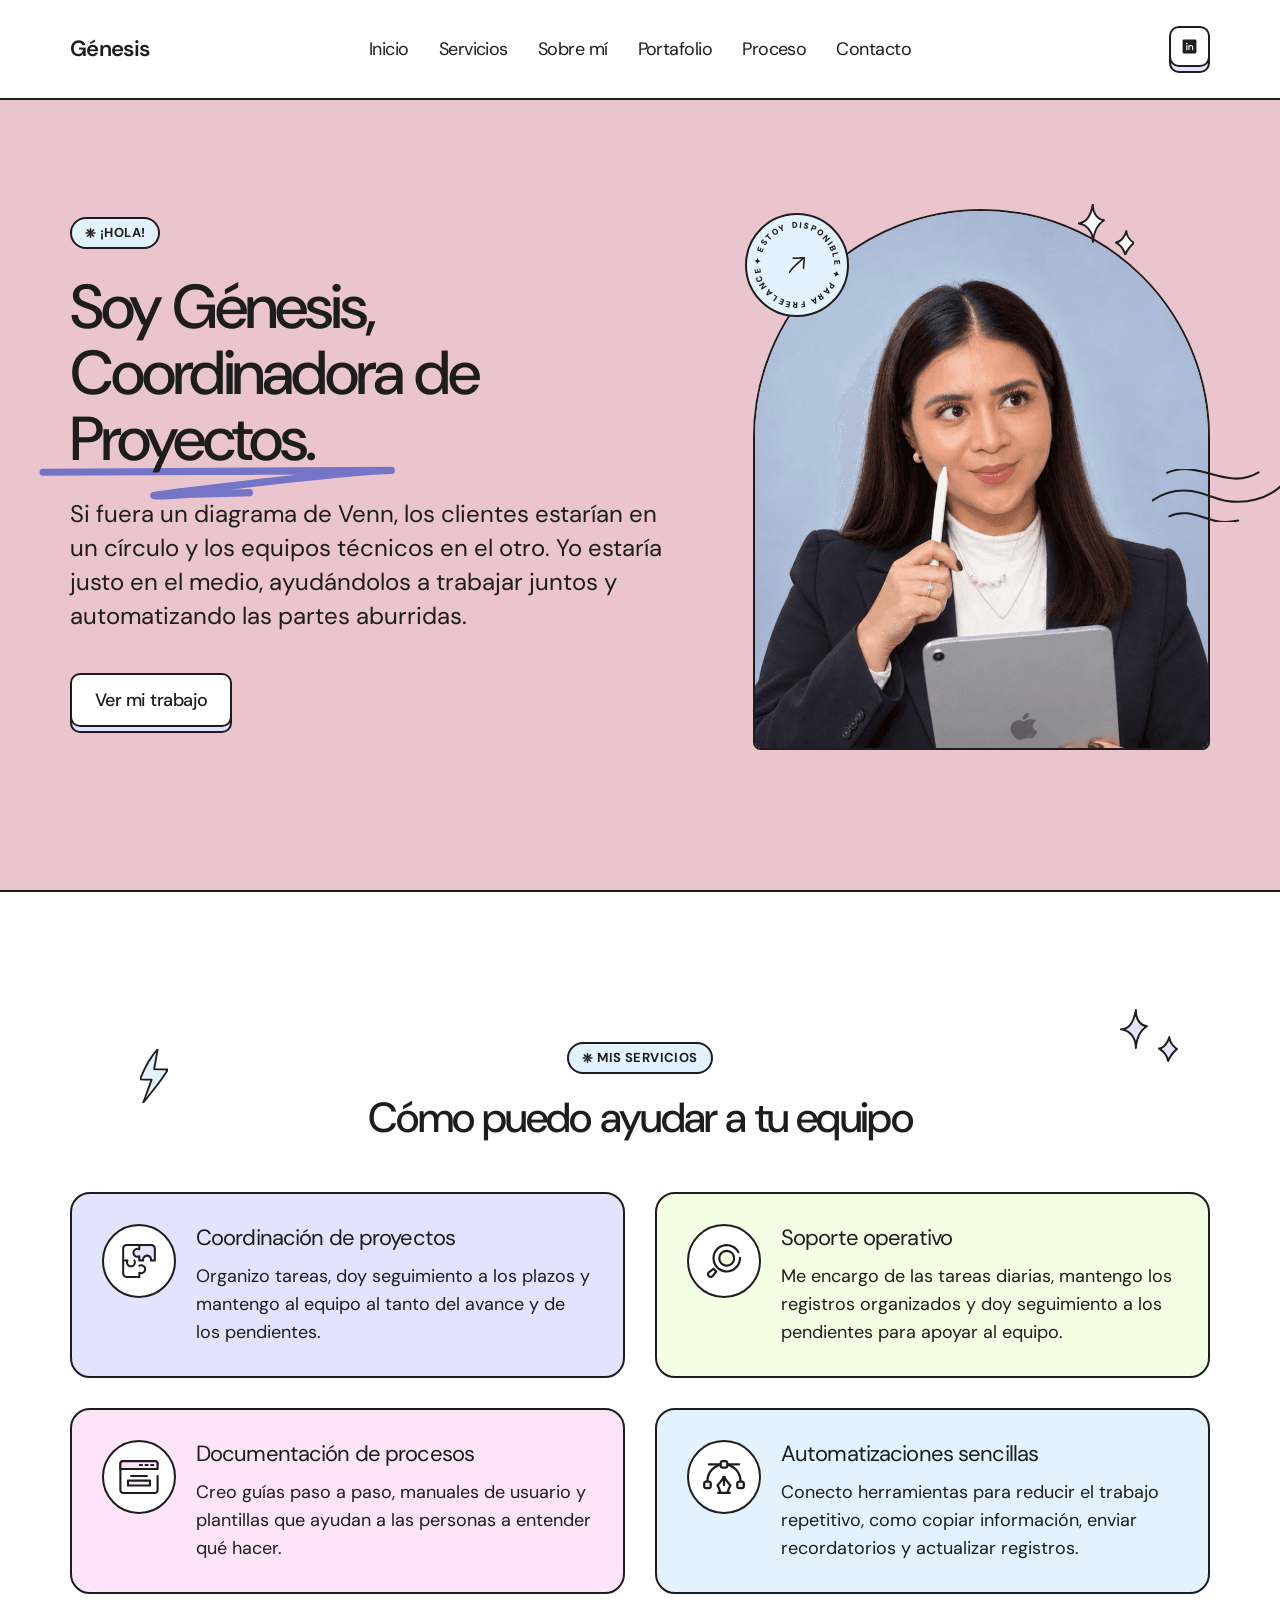
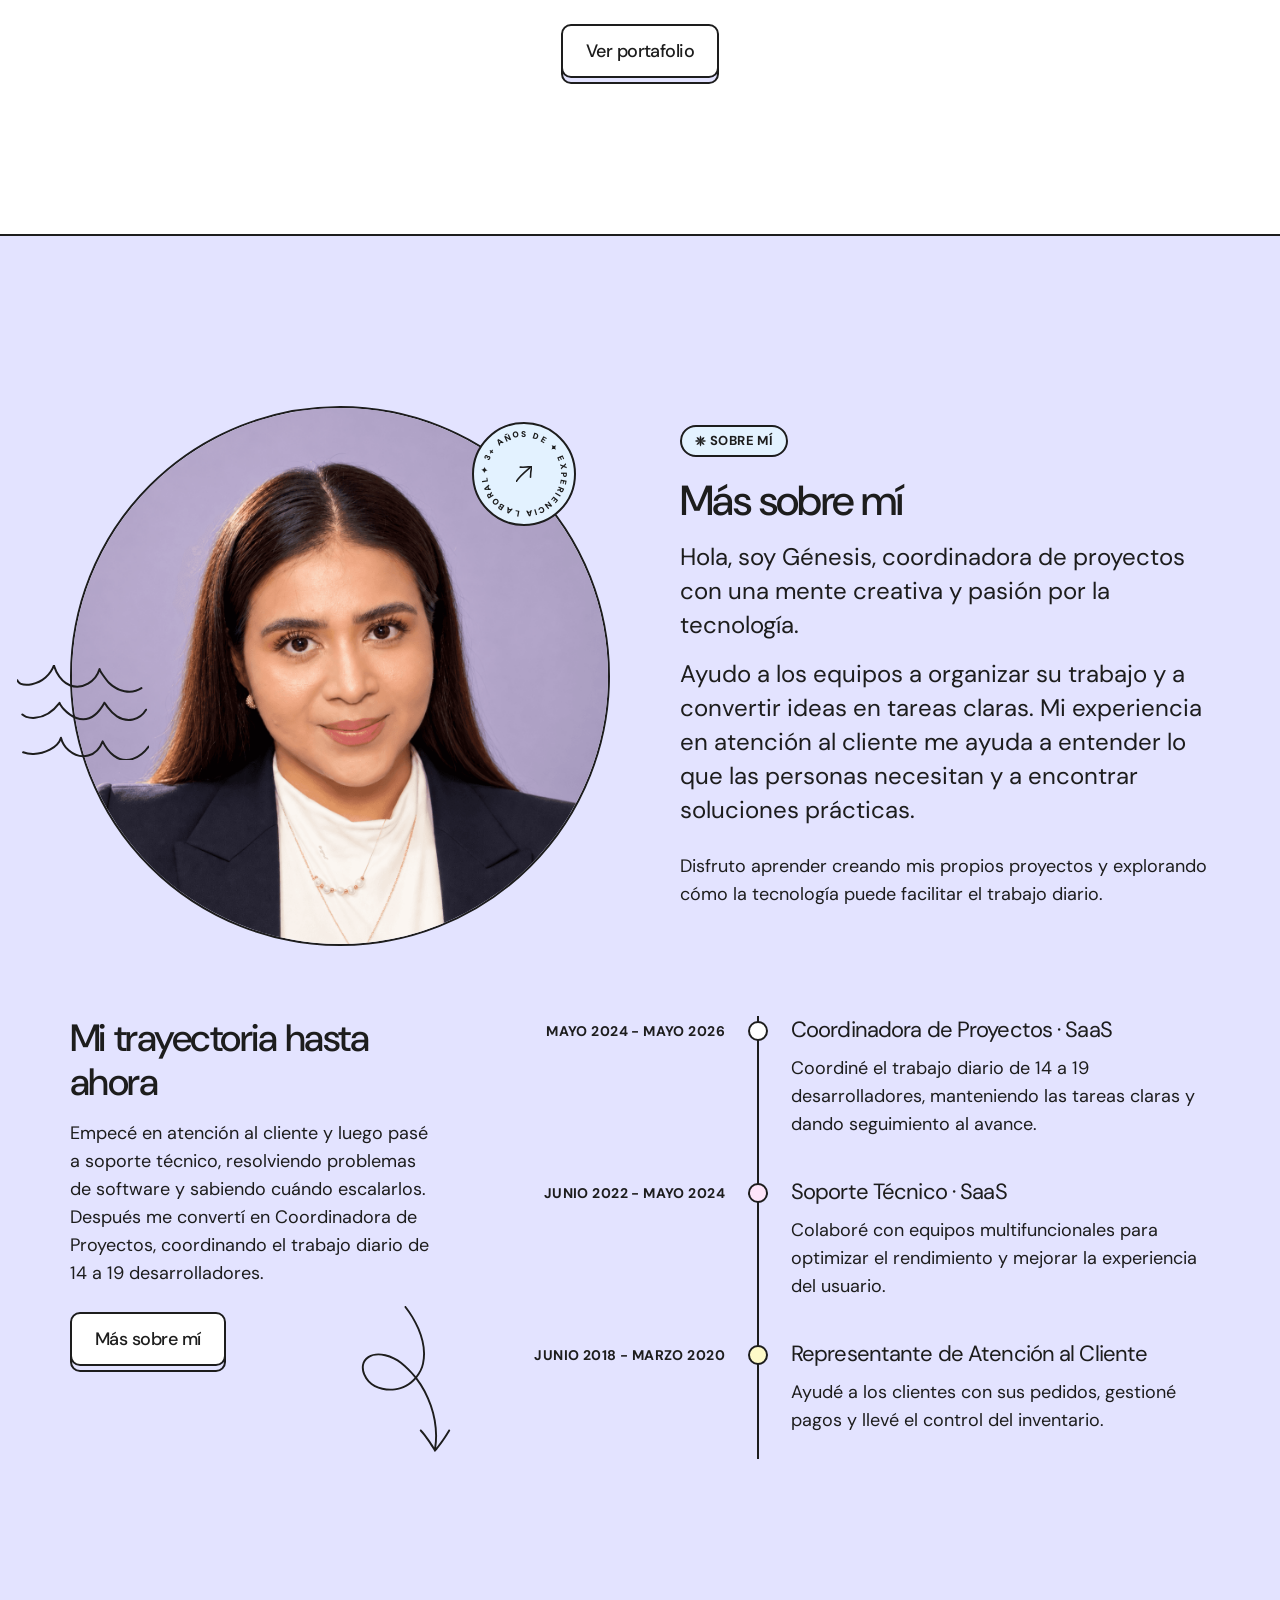
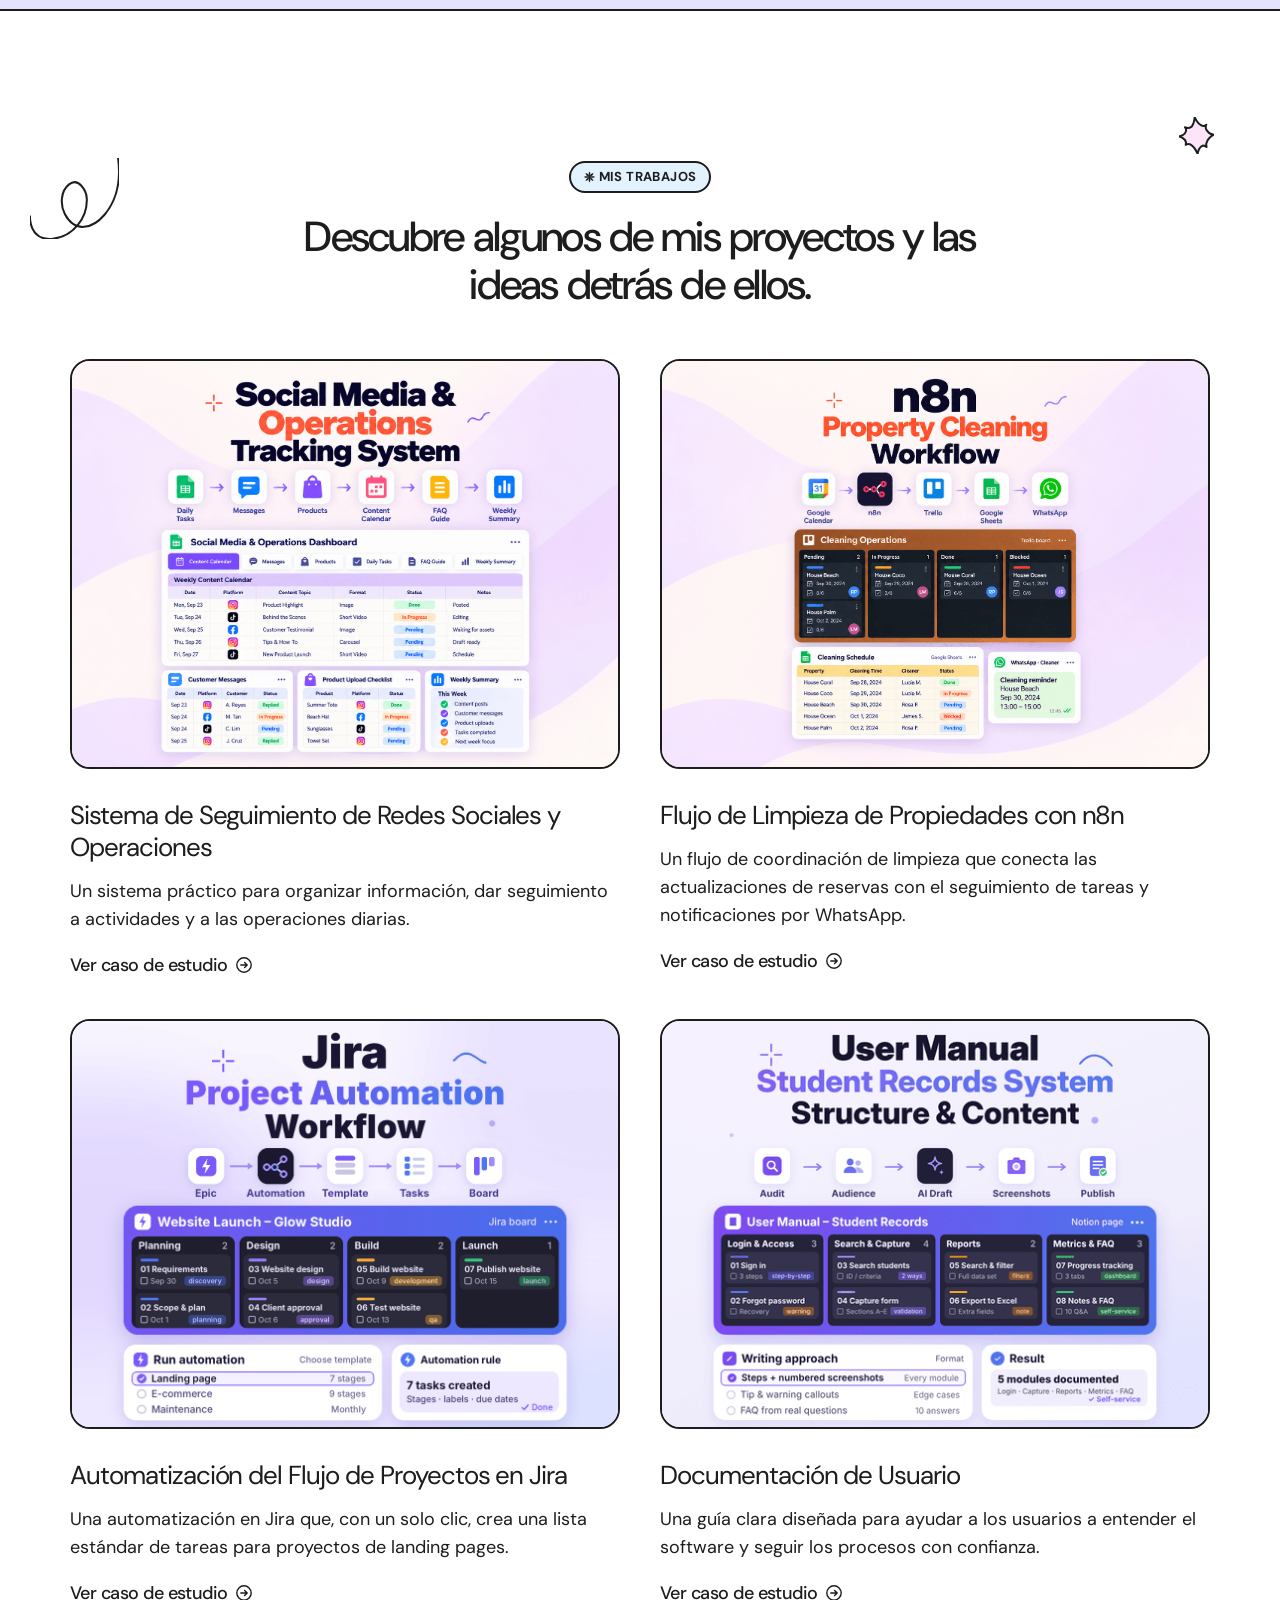
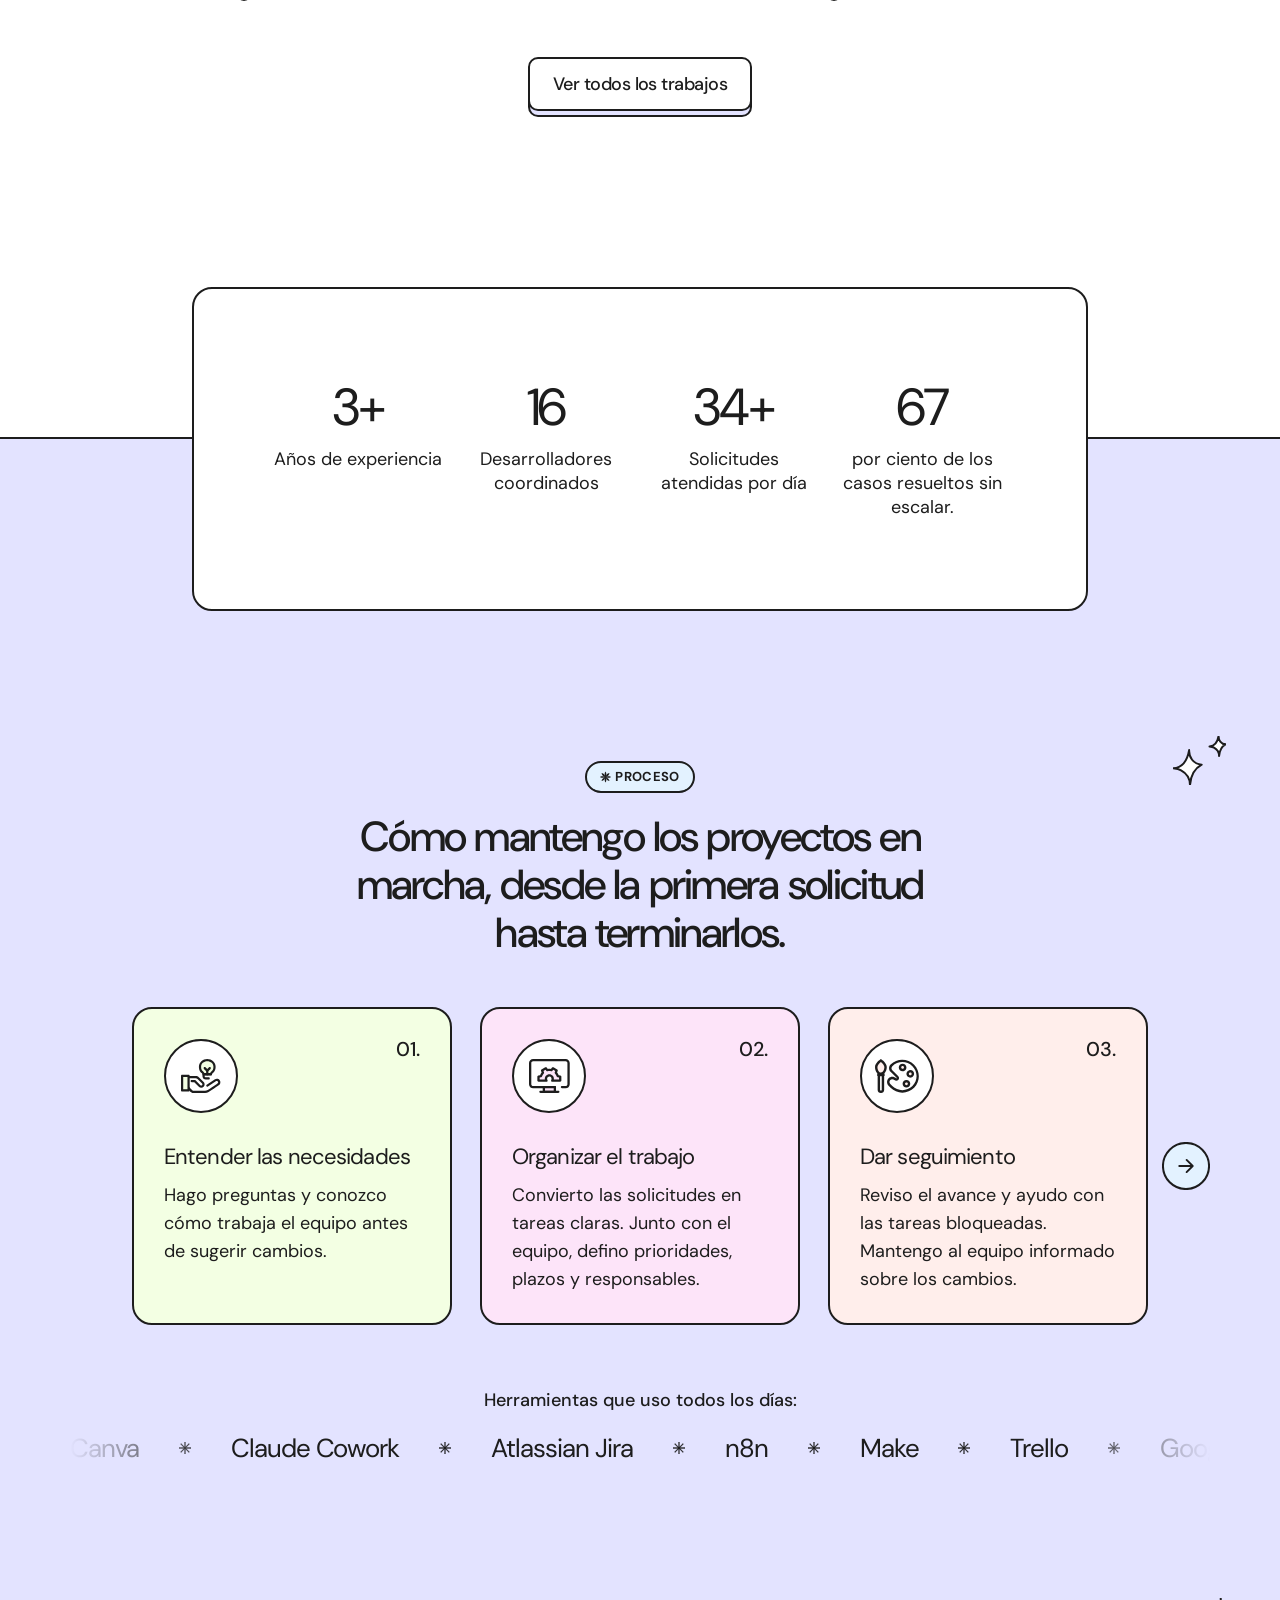
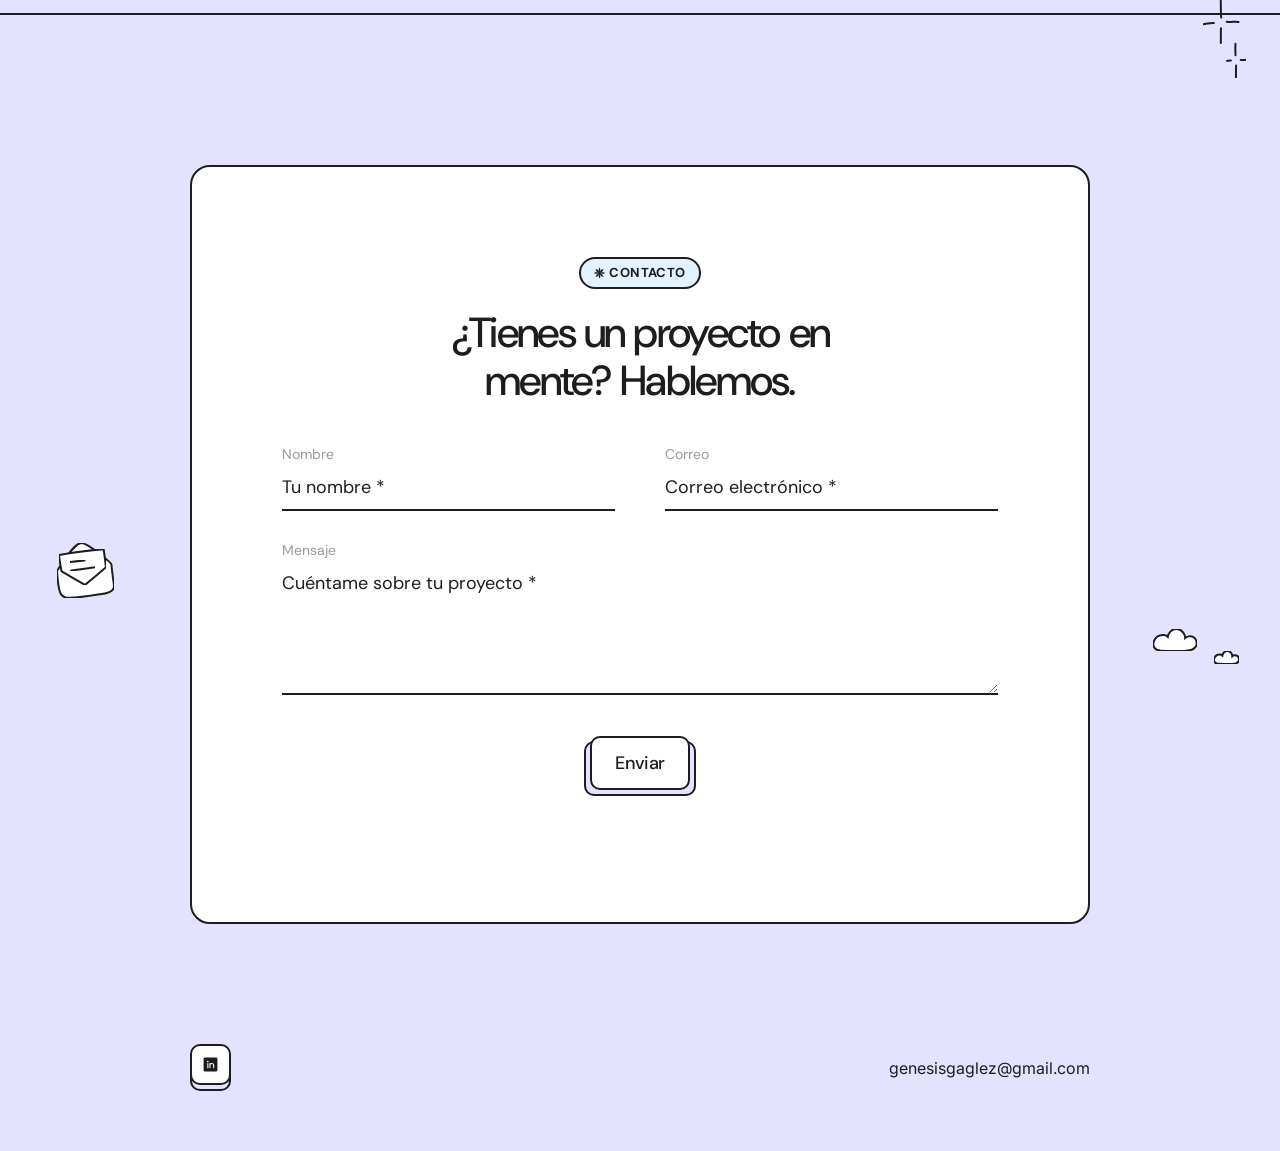
<file: index.html>
<!doctype html>
<html lang="es">
<head>
<meta charset="utf-8">
<meta name="viewport" content="width=device-width, initial-scale=1">
<!-- Google Analytics -->
<script async src="https://www.googletagmanager.com/gtag/js?id=G-CQFLE81H53"></script>
<script>
  window.dataLayer = window.dataLayer || [];
  function gtag(){dataLayer.push(arguments);}
  gtag('js', new Date());
  gtag('config', 'G-CQFLE81H53');
</script>
<title>Génesis García | Portafolio de Coordinadora de Proyectos</title>
<meta name="description" content="Coordinadora de proyectos que conecta a clientes y equipos técnicos, organiza el trabajo y automatiza las tareas repetitivas.">
<meta property="og:title" content="Génesis García | Portafolio de Coordinadora de Proyectos">
<meta property="og:description" content="Coordinadora de proyectos que conecta a clientes y equipos técnicos, organiza el trabajo y automatiza las tareas repetitivas.">
<meta property="og:image" content="assets/img/og-image.png">
<link rel="icon" type="image/png" href="assets/img/favicon.png">
<link rel="apple-touch-icon" href="assets/img/apple-touch-icon.png">
<link rel="preconnect" href="https://fonts.googleapis.com">
<link rel="preconnect" href="https://fonts.gstatic.com" crossorigin>
<link href="https://fonts.googleapis.com/css2?family=DM+Sans:opsz,wght@9..40,400;9..40,500;9..40,600;9..40,700;9..40,900&family=Fragment+Mono&family=Google+Sans:wght@400;700&family=Inter:wght@400&display=swap" rel="stylesheet">
<link rel="stylesheet" href="assets/css/styles.css">
</head>
<body>
<header class="header">
  <div class="container header__inner">
    <a class="logo" href="#home">Génesis</a>
    <nav class="nav" aria-label="Principal"><a href="#home">Inicio</a><a href="#services">Servicios</a><a href="#about">Sobre mí</a><a href="#portfolio">Portafolio</a><a href="#process">Proceso</a><a href="#contact">Contacto</a></nav>
    <a class="btn btn--icon header__social" href="https://www.linkedin.com/in/g%C3%A9nesis-garc%C3%ADa-5b43bb327" target="_blank" rel="noopener" aria-label="LinkedIn"><span class="btn__front"><svg viewBox="0 0 256 256" aria-hidden="true"><path fill="rgb(29,29,29)" d="M216,24H40A16,16,0,0,0,24,40V216a16,16,0,0,0,16,16H216a16,16,0,0,0,16-16V40A16,16,0,0,0,216,24ZM96,176a8,8,0,0,1-16,0V112a8,8,0,0,1,16,0ZM88,96a12,12,0,1,1,12-12A12,12,0,0,1,88,96Zm96,80a8,8,0,0,1-16,0V140a20,20,0,0,0-40,0v36a8,8,0,0,1-16,0V112a8,8,0,0,1,15.79-1.78A36,36,0,0,1,184,140Z"/></svg></span><span class="btn__back"></span></a>
    <button class="btn menu-toggle" aria-label="Abrir menú" aria-expanded="false"><span class="btn__front"><span class="burger"><span></span><span></span></span></span><span class="btn__back"></span></button>
  </div>
  <div class="mobile-menu">
    <a href="#home">Inicio</a><a href="#services">Servicios</a><a href="#about">Sobre mí</a><a href="#portfolio">Portafolio</a><a href="#process">Proceso</a><a href="#contact">Contacto</a>
    <a class="btn btn--icon" href="https://www.linkedin.com/in/g%C3%A9nesis-garc%C3%ADa-5b43bb327" target="_blank" rel="noopener" aria-label="LinkedIn"><span class="btn__front"><svg viewBox="0 0 256 256" aria-hidden="true"><path fill="rgb(29,29,29)" d="M216,24H40A16,16,0,0,0,24,40V216a16,16,0,0,0,16,16H216a16,16,0,0,0,16-16V40A16,16,0,0,0,216,24ZM96,176a8,8,0,0,1-16,0V112a8,8,0,0,1,16,0ZM88,96a12,12,0,1,1,12-12A12,12,0,0,1,88,96Zm96,80a8,8,0,0,1-16,0V140a20,20,0,0,0-40,0v36a8,8,0,0,1-16,0V112a8,8,0,0,1,15.79-1.78A36,36,0,0,1,184,140Z"/></svg></span><span class="btn__back"></span></a>
  </div>
</header>
<div class="menu-overlay"></div>
<main>

<!-- ===== Inicio ===== -->
<section class="hero" id="home">
  <div class="container">
    <img class="deco deco--twinkle deco-sparkle" src="assets/svg/destellos-hero.svg" alt="">
    <img class="deco deco--float deco-waves" src="assets/svg/ondas-hero.svg" alt="">
    <div class="hero__content">
      <div class="reveal"><span class="badge"><img src="assets/svg/asterisco.svg" alt="">¡Hola!</span></div>
      <h1 class="h1 hero__title reveal" data-delay="1">Soy Génesis,<br>Coordinadora de Proyectos.
        <svg class="underline" viewBox="0 0 284 23" preserveAspectRatio="none" aria-hidden="true"><path d="M 3 3 L 280.663 3 C 269.449 3 258.349 3.9 247.279 4.764 C 221.349 6.787 195.529 8.92 169.786 11.556 C 151.278 13.451 132.755 15.328 114.19 17.061 C 113.357 17.139 90.773 19.35 90.951 19.635 C 91.634 20.727 116.442 19.025 118.838 18.968 C 135.096 18.578 151.406 18.638 167.64 18.014" stroke="rgb(117,117,200)" stroke-width="5" stroke-linejoin="round" stroke-linecap="round" fill="none" pathLength="1"/></svg>
      </h1>
      <p class="lead hero__sub reveal" data-delay="2">Si fuera un diagrama de Venn, los clientes estarían en un círculo y los equipos técnicos en el otro. Yo estaría justo en el medio, ayudándolos a trabajar juntos y automatizando las partes aburridas.</p>
      <div class="hero__cta reveal" data-delay="3"><a class="btn" href="#portfolio"><span class="btn__front">Ver mi trabajo</span><span class="btn__back"></span></a></div>
    </div>
    <div class="hero__media reveal reveal--scale" data-delay="1">
      <div class="spin-badge" aria-hidden="true">
  <svg class="ring" viewBox="0 0 100 100"><defs><path id="c-22290" d="M50,50 m-44,0 a44,44 0 1,1 88,0 a44,44 0 1,1 -88,0"/></defs>
    <text font-family="DM Sans, sans-serif" font-size="10" font-weight="900" fill="rgb(29,29,29)"><textPath href="#c-22290" textLength="272" lengthAdjust="spacing">✦ ESTOY DISPONIBLE ✦ PARA FREELANCE</textPath></text></svg>
  <img class="arrow" src="assets/svg/flecha-badge.svg" alt="">
</div>
      <div class="hero__img"><img src="assets/img/genesis-hero.png" alt="Génesis sosteniendo una tableta y un lápiz digital"></div>
    </div>
  </div>
</section>

<!-- ===== Servicios ===== -->
<section class="section services" id="services">
  <div class="container">
    <img class="deco deco--float deco-bolt" src="assets/svg/rayo.svg" alt="">
    <div class="deco deco--twinkle deco-stars">
      <img src="assets/svg/estrella-relleno.svg" style="left:1px;top:2px;width:26px;height:38px" alt="">
      <img src="assets/svg/estrella-contorno.svg" style="left:0;top:0;width:28px;height:40px" alt="">
      <img src="assets/svg/estrella-relleno-sm.svg" style="left:39px;top:29px;width:18px;height:24px" alt="">
      <img src="assets/svg/estrella-contorno-sm.svg" style="left:38px;top:27px;width:20px;height:26px" alt="">
    </div>
    <div class="section-head reveal"><span class="badge"><img src="assets/svg/asterisco.svg" alt="">Mis servicios</span><h2 class="h2">Cómo puedo ayudar a tu equipo</h2></div>
    <div class="services__grid"><div class="card service reveal" data-delay="1" style="background:var(--purple)"><div class="icon-circle"><img src="assets/svg/icono-coordinacion.svg" alt=""></div><div><h3 class="h-card">Coordinación de proyectos</h3><p class="body">Organizo tareas, doy seguimiento a los plazos y mantengo al equipo al tanto del avance y de los pendientes.</p></div></div><div class="card service reveal" data-delay="2" style="background:var(--green)"><div class="icon-circle"><img src="assets/svg/icono-operaciones.svg" alt=""></div><div><h3 class="h-card">Soporte operativo</h3><p class="body">Me encargo de las tareas diarias, mantengo los registros organizados y doy seguimiento a los pendientes para apoyar al equipo.</p></div></div><div class="card service reveal" data-delay="1" style="background:var(--pink)"><div class="icon-circle"><img src="assets/svg/icono-documentacion.svg" alt=""></div><div><h3 class="h-card">Documentación de procesos</h3><p class="body">Creo guías paso a paso, manuales de usuario y plantillas que ayudan a las personas a entender qué hacer.</p></div></div><div class="card service reveal" data-delay="2" style="background:var(--blue)"><div class="icon-circle"><img src="assets/svg/icono-automatizacion.svg" alt=""></div><div><h3 class="h-card">Automatizaciones sencillas</h3><p class="body">Conecto herramientas para reducir el trabajo repetitivo, como copiar información, enviar recordatorios y actualizar registros.</p></div></div></div>
    <div class="services__cta reveal"><a class="btn" href="proyectos.html"><span class="btn__front">Ver portafolio</span><span class="btn__back"></span></a></div>
  </div>
</section>

<!-- ===== Sobre mí ===== -->
<section class="section about" id="about">
  <div class="container">
    <img class="deco deco--float" src="assets/svg/trazo-sobre-mi.svg" style="left:281px;top:920px;width:110px;height:146px" alt="">
    <div class="about__main">
      <div class="about__media reveal reveal--left">
        <img class="deco deco--float deco-waves2" src="assets/svg/ondas-sobre-mi.svg" alt="">
        <div class="spin-badge" aria-hidden="true">
  <svg class="ring" viewBox="0 0 100 100"><defs><path id="c-22225" d="M50,50 m-44,0 a44,44 0 1,1 88,0 a44,44 0 1,1 -88,0"/></defs>
    <text font-family="DM Sans, sans-serif" font-size="10" font-weight="900" fill="rgb(29,29,29)"><textPath href="#c-22225" textLength="272" lengthAdjust="spacing">✦ 3+ AÑOS DE ✦ EXPERIENCIA LABORAL</textPath></text></svg>
  <img class="arrow" src="assets/svg/flecha-badge.svg" alt="">
</div>
        <div class="about__img"><img src="assets/img/genesis-sobre-mi.png" alt="Retrato de Génesis" loading="lazy"></div>
      </div>
      <div class="about__content reveal reveal--right">
        <span class="badge"><img src="assets/svg/asterisco.svg" alt="">Sobre mí</span>
        <h2 class="h2">Más sobre mí</h2>
        <p class="lead">Hola, soy Génesis, coordinadora de proyectos con una mente creativa y pasión por la tecnología.</p>
        <p class="lead">Ayudo a los equipos a organizar su trabajo y a convertir ideas en tareas claras. Mi experiencia en atención al cliente me ayuda a entender lo que las personas necesitan y a encontrar soluciones prácticas.</p>
        <p class="body" style="margin-top:10px">Disfruto aprender creando mis propios proyectos y explorando cómo la tecnología puede facilitar el trabajo diario.</p>
      </div>
    </div>
    <div class="journey">
      <div class="journey__intro reveal">
        <h3 class="h3">Mi trayectoria hasta ahora</h3>
        <p class="body">Empecé en atención al cliente y luego pasé a soporte técnico, resolviendo problemas de software y sabiendo cuándo escalarlos. Después me convertí en Coordinadora de Proyectos, coordinando el trabajo diario de 14 a 19 desarrolladores.</p>
        <a class="btn" href="sobre-mi.html"><span class="btn__front">Más sobre mí</span><span class="btn__back"></span></a>
      </div>
      <div class="timeline"><div class="tl-item reveal" data-delay="1"><h4 class="tl-date">MAYO 2024 - MAYO 2026</h4><div class="tl-axis"><span class="tl-dot" style="background:var(--white)"></span></div><div class="tl-body"><h3 class="h-card">Coordinadora de Proyectos · SaaS</h3><p class="body">Coordiné el trabajo diario de 14 a 19 desarrolladores, manteniendo las tareas claras y dando seguimiento al avance.</p></div></div><div class="tl-item reveal" data-delay="2"><h4 class="tl-date">JUNIO 2022 - MAYO 2024</h4><div class="tl-axis"><span class="tl-dot" style="background:var(--pink)"></span></div><div class="tl-body"><h3 class="h-card">Soporte Técnico · SaaS</h3><p class="body">Colaboré con equipos multifuncionales para optimizar el rendimiento y mejorar la experiencia del usuario.</p></div></div><div class="tl-item reveal" data-delay="3"><h4 class="tl-date">JUNIO 2018 - MARZO 2020</h4><div class="tl-axis"><span class="tl-dot" style="background:var(--yellow-2)"></span></div><div class="tl-body"><h3 class="h-card">Representante de Atención al Cliente</h3><p class="body">Ayudé a los clientes con sus pedidos, gestioné pagos y llevé el control del inventario.</p></div></div></div>
    </div>
  </div>
</section>

<!-- ===== Portafolio ===== -->
<section class="section portfolio" id="portfolio">
  <div class="container">
    <img class="deco deco--float deco-loop" src="assets/svg/bucle.svg" alt="">
    <img class="deco deco--twinkle deco-star" src="assets/svg/estrella-portafolio.svg" alt="">
    <div class="section-head reveal"><span class="badge"><img src="assets/svg/asterisco.svg" alt="">Mis trabajos</span><h2 class="h2">Descubre algunos de mis proyectos y las ideas detrás de ellos.</h2></div>
    <div class="projects"><a class="project reveal" data-delay="1" href="proyectos/sistema-seguimiento-redes-sociales-operaciones.html">
  <div class="project__img"><img src="assets/img/proyecto-redes-sociales.png" alt="Sistema de Seguimiento de Redes Sociales y Operaciones" loading="lazy"></div>
  <div>
    <h3 class="project__title">Sistema de Seguimiento de Redes Sociales y Operaciones</h3>
    <p class="body">Un sistema práctico para organizar información, dar seguimiento a actividades y a las operaciones diarias.</p>
    <span class="project__more">Ver caso de estudio <svg viewBox="0 0 16 16" fill="none" aria-hidden="true"><circle cx="8" cy="8" r="7.2" stroke="rgb(29,29,29)" stroke-width="1.4"/><path d="M4.8 8h6.2M8.6 5.4 11.2 8l-2.6 2.6" stroke="rgb(29,29,29)" stroke-width="1.4" stroke-linecap="round" stroke-linejoin="round"/></svg></span>
  </div>
</a><a class="project reveal" data-delay="2" href="proyectos/flujo-limpieza-propiedades-n8n.html">
  <div class="project__img"><img src="assets/img/proyecto-n8n.png" alt="Flujo de Limpieza de Propiedades con n8n" loading="lazy"></div>
  <div>
    <h3 class="project__title">Flujo de Limpieza de Propiedades con n8n</h3>
    <p class="body">Un flujo de coordinación de limpieza que conecta las actualizaciones de reservas con el seguimiento de tareas y notificaciones por WhatsApp.</p>
    <span class="project__more">Ver caso de estudio <svg viewBox="0 0 16 16" fill="none" aria-hidden="true"><circle cx="8" cy="8" r="7.2" stroke="rgb(29,29,29)" stroke-width="1.4"/><path d="M4.8 8h6.2M8.6 5.4 11.2 8l-2.6 2.6" stroke="rgb(29,29,29)" stroke-width="1.4" stroke-linecap="round" stroke-linejoin="round"/></svg></span>
  </div>
</a><a class="project reveal" data-delay="1" href="proyectos/automatizacion-flujo-proyectos-jira.html">
  <div class="project__img"><img src="assets/img/proyecto-jira.png" alt="Automatización del Flujo de Proyectos en Jira" loading="lazy"></div>
  <div>
    <h3 class="project__title">Automatización del Flujo de Proyectos en Jira</h3>
    <p class="body">Una automatización en Jira que, con un solo clic, crea una lista estándar de tareas para proyectos de landing pages.</p>
    <span class="project__more">Ver caso de estudio <svg viewBox="0 0 16 16" fill="none" aria-hidden="true"><circle cx="8" cy="8" r="7.2" stroke="rgb(29,29,29)" stroke-width="1.4"/><path d="M4.8 8h6.2M8.6 5.4 11.2 8l-2.6 2.6" stroke="rgb(29,29,29)" stroke-width="1.4" stroke-linecap="round" stroke-linejoin="round"/></svg></span>
  </div>
</a><a class="project reveal" data-delay="2" href="proyectos/documentacion-de-usuario.html">
  <div class="project__img"><img src="assets/img/proyecto-documentacion.png" alt="Documentación de Usuario" loading="lazy"></div>
  <div>
    <h3 class="project__title">Documentación de Usuario</h3>
    <p class="body">Una guía clara diseñada para ayudar a los usuarios a entender el software y seguir los procesos con confianza.</p>
    <span class="project__more">Ver caso de estudio <svg viewBox="0 0 16 16" fill="none" aria-hidden="true"><circle cx="8" cy="8" r="7.2" stroke="rgb(29,29,29)" stroke-width="1.4"/><path d="M4.8 8h6.2M8.6 5.4 11.2 8l-2.6 2.6" stroke="rgb(29,29,29)" stroke-width="1.4" stroke-linecap="round" stroke-linejoin="round"/></svg></span>
  </div>
</a></div>
    <div class="portfolio__cta reveal"><a class="btn" href="proyectos.html"><span class="btn__front">Ver todos los trabajos</span><span class="btn__back"></span></a></div>
  </div>
</section>

<!-- ===== Estadísticas ===== -->
<section class="stats" aria-label="Estadísticas">
  <div class="stats__card reveal"><div class="stat"><div class="stat__num"><span data-count="3">0</span>+</div><p>Años de experiencia</p></div><div class="stat"><div class="stat__num"><span data-count="19">0</span></div><p>Desarrolladores coordinados</p></div><div class="stat"><div class="stat__num"><span data-count="40">0</span>+</div><p>Solicitudes atendidas por día</p></div><div class="stat"><div class="stat__num"><span data-count="80">0</span></div><p>por ciento de los casos resueltos sin escalar.</p></div></div>
</section>

<!-- ===== Proceso ===== -->
<section class="section process" id="process">
  <div class="container">
    <img class="deco deco--twinkle deco-star" src="assets/svg/destellos-proceso.svg" alt="">
    <div class="section-head reveal"><span class="badge"><img src="assets/svg/asterisco.svg" alt="">Proceso</span><h2 class="h2">Cómo mantengo los proyectos en marcha, desde la primera solicitud hasta terminarlos.</h2></div>
    <div class="slider reveal" data-delay="1">
      <button class="slider__btn slider__btn--prev" aria-label="Anterior"><img src="assets/img/flecha-izq.svg" alt=""></button>
      <div class="slider__viewport"><div class="slider__track"><div class="card step" style="background:var(--green)"><div class="step__top"><div class="icon-circle"><img src="assets/svg/icono-paso-1.svg" alt=""></div><span class="step__num">01.</span></div><h3 class="h-card">Entender las necesidades</h3><p class="body">Hago preguntas y conozco cómo trabaja el equipo antes de sugerir cambios.</p></div><div class="card step" style="background:var(--pink)"><div class="step__top"><div class="icon-circle"><img src="assets/svg/icono-paso-2.svg" alt=""></div><span class="step__num">02.</span></div><h3 class="h-card">Organizar el trabajo</h3><p class="body">Convierto las solicitudes en tareas claras. Junto con el equipo, defino prioridades, plazos y responsables.</p></div><div class="card step" style="background:var(--peach)"><div class="step__top"><div class="icon-circle"><img src="assets/svg/icono-paso-3.svg" alt=""></div><span class="step__num">03.</span></div><h3 class="h-card">Dar seguimiento</h3><p class="body">Reviso el avance y ayudo con las tareas bloqueadas. Mantengo al equipo informado sobre los cambios.</p></div><div class="card step" style="background:var(--yellow)"><div class="step__top"><div class="icon-circle"><img src="assets/svg/icono-paso-4.svg" alt=""></div><span class="step__num">04.</span></div><h3 class="h-card">Mejorar el proceso</h3><p class="body">Busco formas de facilitar el trabajo diario, desde plantillas útiles hasta automatizaciones sencillas.</p></div></div></div>
      <button class="slider__btn slider__btn--next" aria-label="Siguiente"><img src="assets/img/flecha-der.svg" alt=""></button>
    </div>
    <div class="tools reveal">
      <p>Herramientas que uso todos los días:</p>
      <div class="marquee"><div class="marquee__track"><div class="marquee__group"><span>Canva</span><img src="assets/svg/separador.svg" alt=""><span>Claude Cowork</span><img src="assets/svg/separador.svg" alt=""><span>Atlassian Jira</span><img src="assets/svg/separador.svg" alt=""><span>n8n</span><img src="assets/svg/separador.svg" alt=""><span>Make</span><img src="assets/svg/separador.svg" alt=""><span>Trello</span><img src="assets/svg/separador.svg" alt=""><span>Google Workspace</span><img src="assets/svg/separador.svg" alt=""><span>Chat GPT</span><img src="assets/svg/separador.svg" alt=""><span>Notion</span><img src="assets/svg/separador.svg" alt=""></div><div class="marquee__group" aria-hidden="true"><span>Canva</span><img src="assets/svg/separador.svg" alt=""><span>Claude Cowork</span><img src="assets/svg/separador.svg" alt=""><span>Atlassian Jira</span><img src="assets/svg/separador.svg" alt=""><span>n8n</span><img src="assets/svg/separador.svg" alt=""><span>Make</span><img src="assets/svg/separador.svg" alt=""><span>Trello</span><img src="assets/svg/separador.svg" alt=""><span>Google Workspace</span><img src="assets/svg/separador.svg" alt=""><span>Chat GPT</span><img src="assets/svg/separador.svg" alt=""><span>Notion</span><img src="assets/svg/separador.svg" alt=""></div></div></div>
    </div>
  </div>
</section>

<!-- ===== Contacto ===== -->
<section class="section contact" id="contact">
  <div class="container">
    <img class="deco deco--float deco-cross" src="assets/svg/cruz.svg" alt="">
    <div class="deco deco--float deco-mail">
      <img src="assets/svg/sobre-1.svg" style="left:0;top:0;width:57px;height:55px" alt="">
      <img src="assets/svg/sobre-2.svg" style="left:2px;top:6px;width:47px;height:36px" alt="">
      <img src="assets/svg/sobre-3.svg" style="left:13px;top:17px;width:25px;height:11px" alt="">
    </div>
    <div class="deco deco--float deco-clouds">
      <img src="assets/svg/nube-1.svg" style="left:0;top:0;width:44px;height:22px" alt="">
      <img src="assets/svg/nube-2.svg" style="left:0;top:0;width:44px;height:22px" alt="">
      <img src="assets/svg/nube-3.svg" style="left:61px;top:22px;width:25px;height:13px" alt="">
      <img src="assets/svg/nube-4.svg" style="left:61px;top:22px;width:25px;height:13px" alt="">
    </div>
    <div class="contact__card reveal">
      <div class="section-head"><span class="badge"><img src="assets/svg/asterisco.svg" alt="">Contacto</span><h2 class="h2">¿Tienes un proyecto en mente? Hablemos.</h2></div>
      <form class="form" novalidate>
        <div class="field"><label for="f-nombre">Nombre</label><input id="f-nombre" name="nombre" type="text" placeholder="Tu nombre *" required></div>
        <div class="field"><label for="f-correo">Correo</label><input id="f-correo" name="correo" type="email" placeholder="Correo electrónico *" required></div>
        <div class="field field--full"><label for="f-mensaje">Mensaje</label><textarea id="f-mensaje" name="mensaje" placeholder="Cuéntame sobre tu proyecto *" required></textarea></div>
        <input type="text" name="_honey" tabindex="-1" autocomplete="off" aria-hidden="true" style="position:absolute;left:-9999px;width:1px;height:1px;opacity:0">
        <div class="form__actions">
          <button class="btn" type="submit"><span class="btn__front">Enviar</span><span class="btn__back"></span></button>
          <p class="form__note" role="status"></p>
        </div>
      </form>
    </div>
  </div>
</section>

</main>
<footer class="footer">
  <div class="footer__inner">
    <a class="btn btn--icon" href="https://www.linkedin.com/in/g%C3%A9nesis-garc%C3%ADa-5b43bb327" target="_blank" rel="noopener" aria-label="LinkedIn"><span class="btn__front"><svg viewBox="0 0 256 256" aria-hidden="true"><path fill="rgb(29,29,29)" d="M216,24H40A16,16,0,0,0,24,40V216a16,16,0,0,0,16,16H216a16,16,0,0,0,16-16V40A16,16,0,0,0,216,24ZM96,176a8,8,0,0,1-16,0V112a8,8,0,0,1,16,0ZM88,96a12,12,0,1,1,12-12A12,12,0,0,1,88,96Zm96,80a8,8,0,0,1-16,0V140a20,20,0,0,0-40,0v36a8,8,0,0,1-16,0V112a8,8,0,0,1,15.79-1.78A36,36,0,0,1,184,140Z"/></svg></span><span class="btn__back"></span></a>
    <a class="footer__mail" href="#contact" data-u="zelgagsiseneg" data-d="moc.liamg">Escríbeme</a>
  </div>
</footer>
<script src="assets/js/main.js"></script>
</body>
</html>
</file>
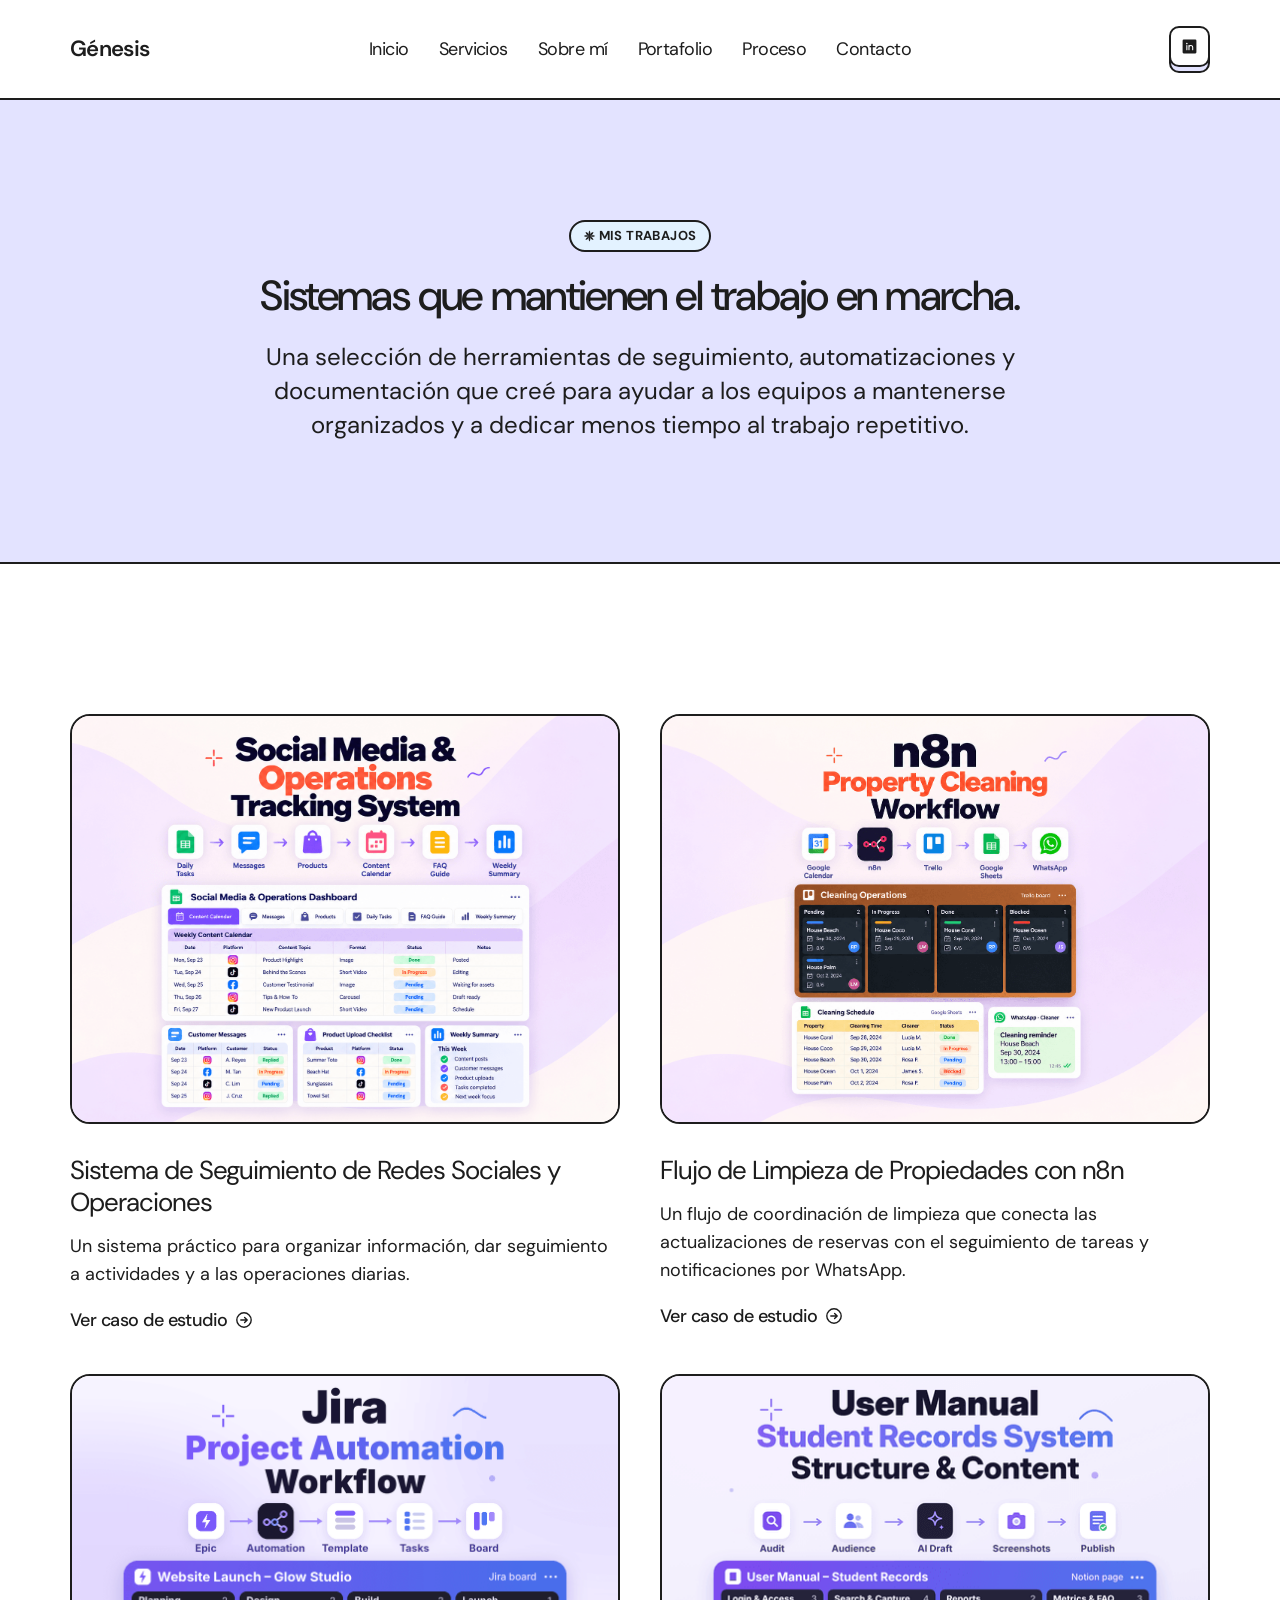
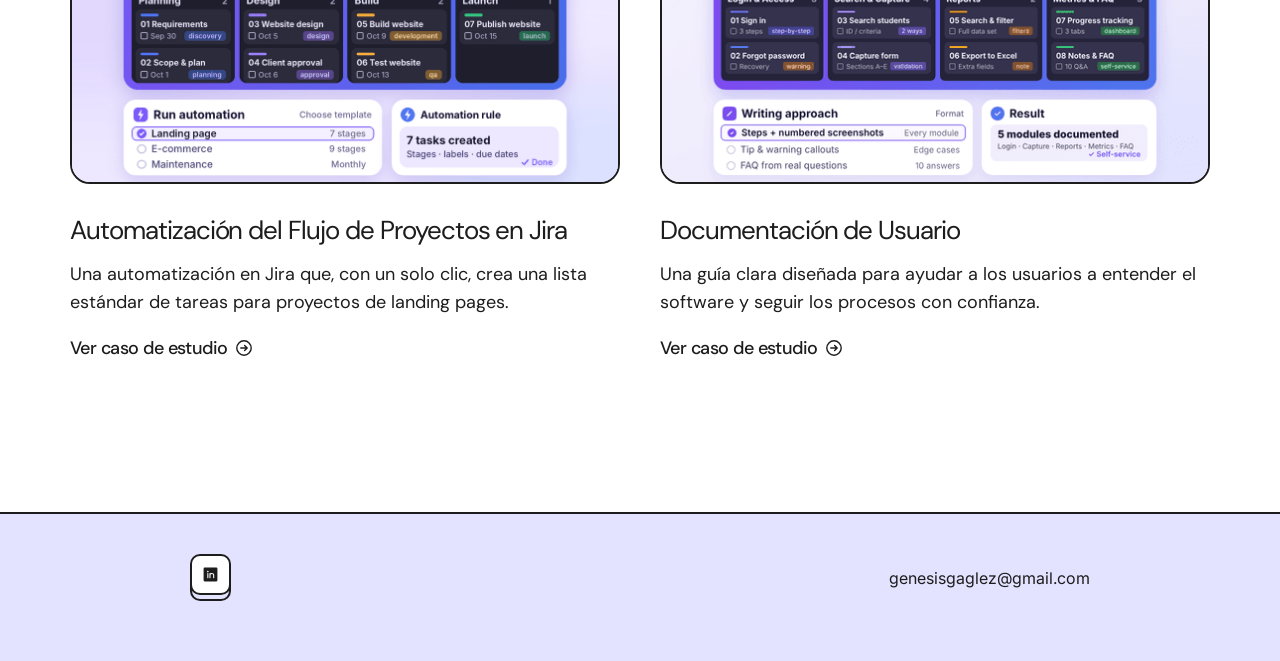
<file: proyectos.html>
<!doctype html>
<html lang="es">
<head>
<meta charset="utf-8">
<meta name="viewport" content="width=device-width, initial-scale=1">
<!-- Google Analytics -->
<script async src="https://www.googletagmanager.com/gtag/js?id=G-CQFLE81H53"></script>
<script>
  window.dataLayer = window.dataLayer || [];
  function gtag(){dataLayer.push(arguments);}
  gtag('js', new Date());
  gtag('config', 'G-CQFLE81H53');
</script>
<title>Trabajos | Génesis García</title>
<meta name="description" content="Una selección de herramientas de seguimiento, automatizaciones y documentación.">
<meta property="og:title" content="Trabajos | Génesis García">
<meta property="og:description" content="Una selección de herramientas de seguimiento, automatizaciones y documentación.">
<meta property="og:image" content="assets/img/og-image.png">
<link rel="icon" type="image/png" href="assets/img/favicon.png">
<link rel="apple-touch-icon" href="assets/img/apple-touch-icon.png">
<link rel="preconnect" href="https://fonts.googleapis.com">
<link rel="preconnect" href="https://fonts.gstatic.com" crossorigin>
<link href="https://fonts.googleapis.com/css2?family=DM+Sans:opsz,wght@9..40,400;9..40,500;9..40,600;9..40,700;9..40,900&family=Fragment+Mono&family=Google+Sans:wght@400;700&family=Inter:wght@400&display=swap" rel="stylesheet">
<link rel="stylesheet" href="assets/css/styles.css">
</head>
<body class="page">
<header class="header">
  <div class="container header__inner">
    <a class="logo" href="index.html#home">Génesis</a>
    <nav class="nav" aria-label="Principal"><a href="index.html#home">Inicio</a><a href="index.html#services">Servicios</a><a href="index.html#about">Sobre mí</a><a href="index.html#portfolio">Portafolio</a><a href="index.html#process">Proceso</a><a href="index.html#contact">Contacto</a></nav>
    <a class="btn btn--icon header__social" href="https://www.linkedin.com/in/g%C3%A9nesis-garc%C3%ADa-5b43bb327" target="_blank" rel="noopener" aria-label="LinkedIn"><span class="btn__front"><svg viewBox="0 0 256 256" aria-hidden="true"><path fill="rgb(29,29,29)" d="M216,24H40A16,16,0,0,0,24,40V216a16,16,0,0,0,16,16H216a16,16,0,0,0,16-16V40A16,16,0,0,0,216,24ZM96,176a8,8,0,0,1-16,0V112a8,8,0,0,1,16,0ZM88,96a12,12,0,1,1,12-12A12,12,0,0,1,88,96Zm96,80a8,8,0,0,1-16,0V140a20,20,0,0,0-40,0v36a8,8,0,0,1-16,0V112a8,8,0,0,1,15.79-1.78A36,36,0,0,1,184,140Z"/></svg></span><span class="btn__back"></span></a>
    <button class="btn menu-toggle" aria-label="Abrir menú" aria-expanded="false"><span class="btn__front"><span class="burger"><span></span><span></span></span></span><span class="btn__back"></span></button>
  </div>
  <div class="mobile-menu">
    <a href="index.html#home">Inicio</a><a href="index.html#services">Servicios</a><a href="index.html#about">Sobre mí</a><a href="index.html#portfolio">Portafolio</a><a href="index.html#process">Proceso</a><a href="index.html#contact">Contacto</a>
    <a class="btn btn--icon" href="https://www.linkedin.com/in/g%C3%A9nesis-garc%C3%ADa-5b43bb327" target="_blank" rel="noopener" aria-label="LinkedIn"><span class="btn__front"><svg viewBox="0 0 256 256" aria-hidden="true"><path fill="rgb(29,29,29)" d="M216,24H40A16,16,0,0,0,24,40V216a16,16,0,0,0,16,16H216a16,16,0,0,0,16-16V40A16,16,0,0,0,216,24ZM96,176a8,8,0,0,1-16,0V112a8,8,0,0,1,16,0ZM88,96a12,12,0,1,1,12-12A12,12,0,0,1,88,96Zm96,80a8,8,0,0,1-16,0V140a20,20,0,0,0-40,0v36a8,8,0,0,1-16,0V112a8,8,0,0,1,15.79-1.78A36,36,0,0,1,184,140Z"/></svg></span><span class="btn__back"></span></a>
  </div>
</header>
<div class="menu-overlay"></div>
<main>
<section class="page-hero page-hero--center">
  <div class="container">
    <div class="reveal"><span class="badge"><img src="assets/svg/asterisco.svg" alt="">Mis trabajos</span></div>
    <h1 class="h2 reveal" data-delay="1">Sistemas que mantienen el trabajo en marcha.</h1>
    <p class="lead reveal" data-delay="2">Una selección de herramientas de seguimiento, automatizaciones y documentación que creé para ayudar a los equipos a mantenerse organizados y a dedicar menos tiempo al trabajo repetitivo.</p>
  </div>
</section>
<section class="section">
  <div class="container"><div class="projects"><a class="project reveal" data-delay="1" href="proyectos/sistema-seguimiento-redes-sociales-operaciones.html">
  <div class="project__img"><img src="assets/img/proyecto-redes-sociales.png" alt="Sistema de Seguimiento de Redes Sociales y Operaciones" loading="lazy"></div>
  <div>
    <h3 class="project__title">Sistema de Seguimiento de Redes Sociales y Operaciones</h3>
    <p class="body">Un sistema práctico para organizar información, dar seguimiento a actividades y a las operaciones diarias.</p>
    <span class="project__more">Ver caso de estudio <svg viewBox="0 0 16 16" fill="none" aria-hidden="true"><circle cx="8" cy="8" r="7.2" stroke="rgb(29,29,29)" stroke-width="1.4"/><path d="M4.8 8h6.2M8.6 5.4 11.2 8l-2.6 2.6" stroke="rgb(29,29,29)" stroke-width="1.4" stroke-linecap="round" stroke-linejoin="round"/></svg></span>
  </div>
</a><a class="project reveal" data-delay="2" href="proyectos/flujo-limpieza-propiedades-n8n.html">
  <div class="project__img"><img src="assets/img/proyecto-n8n.png" alt="Flujo de Limpieza de Propiedades con n8n" loading="lazy"></div>
  <div>
    <h3 class="project__title">Flujo de Limpieza de Propiedades con n8n</h3>
    <p class="body">Un flujo de coordinación de limpieza que conecta las actualizaciones de reservas con el seguimiento de tareas y notificaciones por WhatsApp.</p>
    <span class="project__more">Ver caso de estudio <svg viewBox="0 0 16 16" fill="none" aria-hidden="true"><circle cx="8" cy="8" r="7.2" stroke="rgb(29,29,29)" stroke-width="1.4"/><path d="M4.8 8h6.2M8.6 5.4 11.2 8l-2.6 2.6" stroke="rgb(29,29,29)" stroke-width="1.4" stroke-linecap="round" stroke-linejoin="round"/></svg></span>
  </div>
</a><a class="project reveal" data-delay="1" href="proyectos/automatizacion-flujo-proyectos-jira.html">
  <div class="project__img"><img src="assets/img/proyecto-jira.png" alt="Automatización del Flujo de Proyectos en Jira" loading="lazy"></div>
  <div>
    <h3 class="project__title">Automatización del Flujo de Proyectos en Jira</h3>
    <p class="body">Una automatización en Jira que, con un solo clic, crea una lista estándar de tareas para proyectos de landing pages.</p>
    <span class="project__more">Ver caso de estudio <svg viewBox="0 0 16 16" fill="none" aria-hidden="true"><circle cx="8" cy="8" r="7.2" stroke="rgb(29,29,29)" stroke-width="1.4"/><path d="M4.8 8h6.2M8.6 5.4 11.2 8l-2.6 2.6" stroke="rgb(29,29,29)" stroke-width="1.4" stroke-linecap="round" stroke-linejoin="round"/></svg></span>
  </div>
</a><a class="project reveal" data-delay="2" href="proyectos/documentacion-de-usuario.html">
  <div class="project__img"><img src="assets/img/proyecto-documentacion.png" alt="Documentación de Usuario" loading="lazy"></div>
  <div>
    <h3 class="project__title">Documentación de Usuario</h3>
    <p class="body">Una guía clara diseñada para ayudar a los usuarios a entender el software y seguir los procesos con confianza.</p>
    <span class="project__more">Ver caso de estudio <svg viewBox="0 0 16 16" fill="none" aria-hidden="true"><circle cx="8" cy="8" r="7.2" stroke="rgb(29,29,29)" stroke-width="1.4"/><path d="M4.8 8h6.2M8.6 5.4 11.2 8l-2.6 2.6" stroke="rgb(29,29,29)" stroke-width="1.4" stroke-linecap="round" stroke-linejoin="round"/></svg></span>
  </div>
</a></div></div>
</section>
</main>
<footer class="footer">
  <div class="footer__inner">
    <a class="btn btn--icon" href="https://www.linkedin.com/in/g%C3%A9nesis-garc%C3%ADa-5b43bb327" target="_blank" rel="noopener" aria-label="LinkedIn"><span class="btn__front"><svg viewBox="0 0 256 256" aria-hidden="true"><path fill="rgb(29,29,29)" d="M216,24H40A16,16,0,0,0,24,40V216a16,16,0,0,0,16,16H216a16,16,0,0,0,16-16V40A16,16,0,0,0,216,24ZM96,176a8,8,0,0,1-16,0V112a8,8,0,0,1,16,0ZM88,96a12,12,0,1,1,12-12A12,12,0,0,1,88,96Zm96,80a8,8,0,0,1-16,0V140a20,20,0,0,0-40,0v36a8,8,0,0,1-16,0V112a8,8,0,0,1,15.79-1.78A36,36,0,0,1,184,140Z"/></svg></span><span class="btn__back"></span></a>
    <a class="footer__mail" href="index.html#contact" data-u="zelgagsiseneg" data-d="moc.liamg">Escríbeme</a>
  </div>
</footer>
<script src="assets/js/main.js"></script>
</body>
</html>
</file>
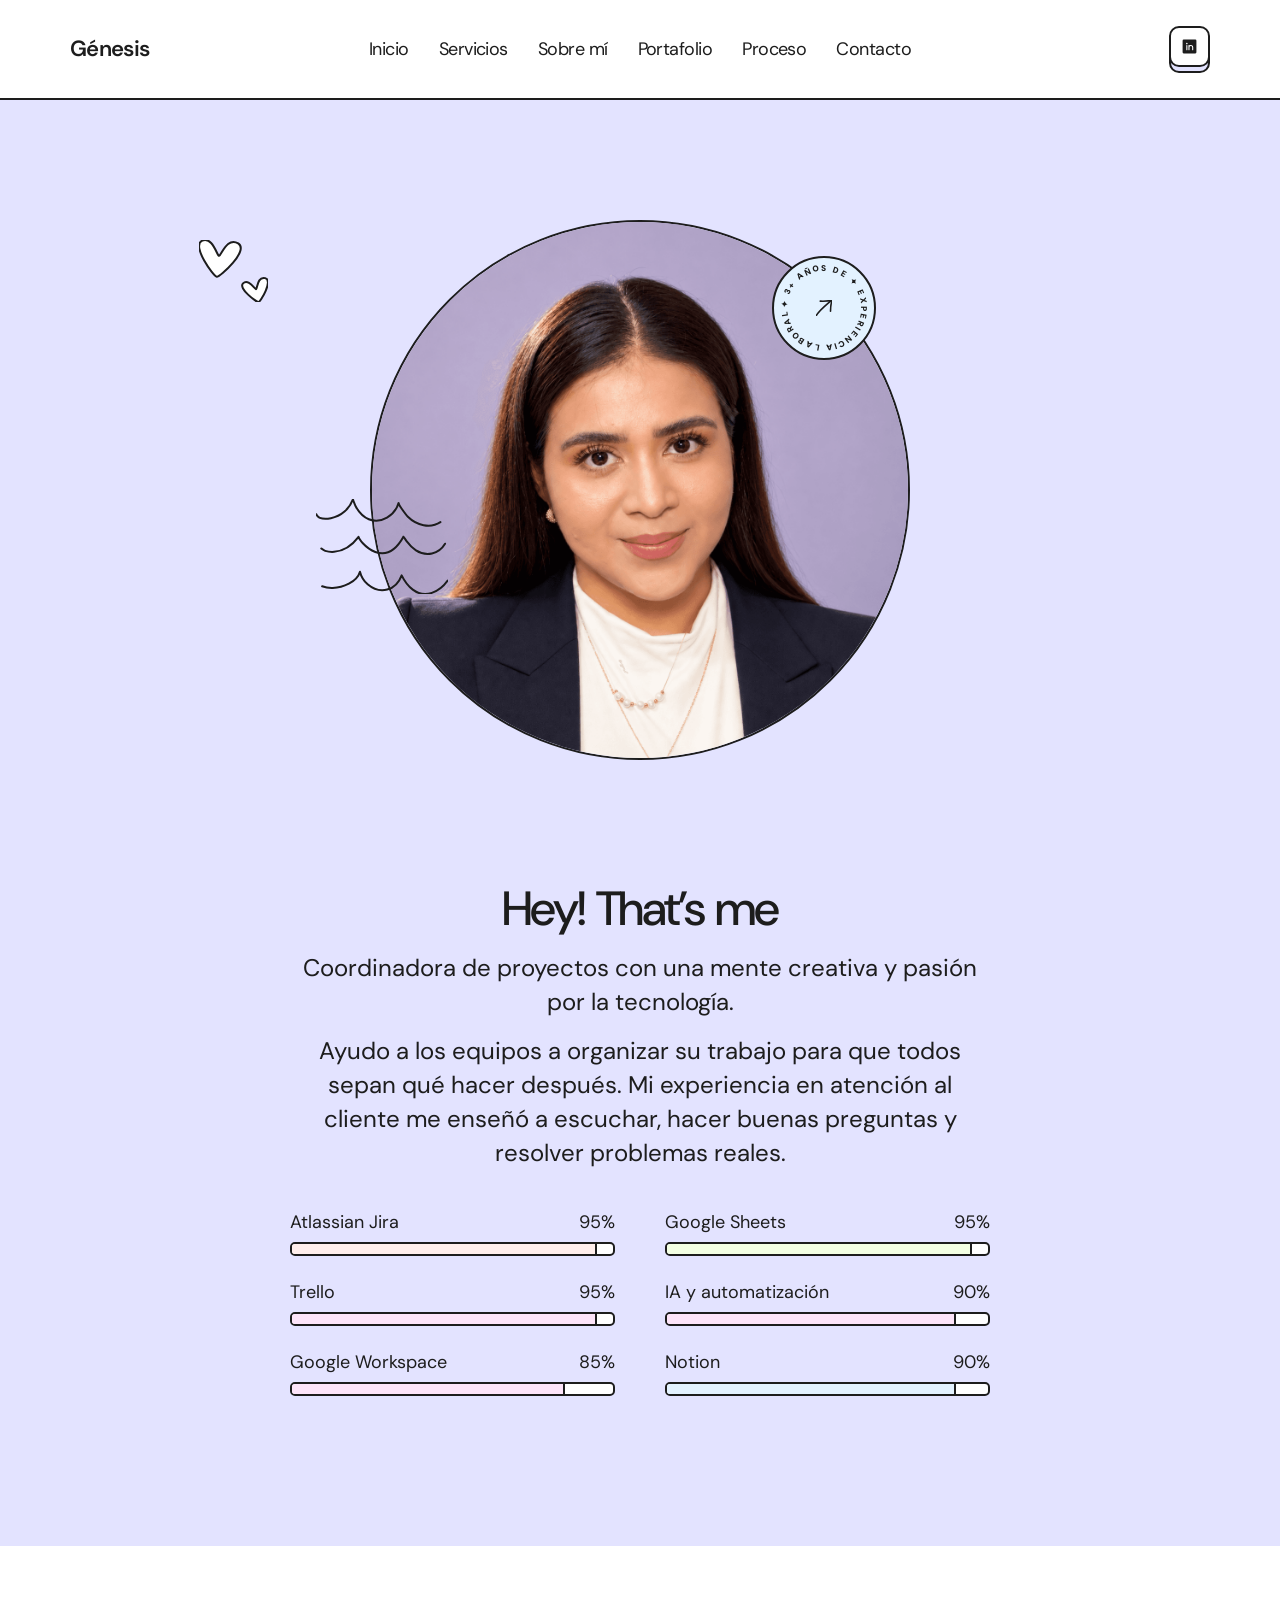
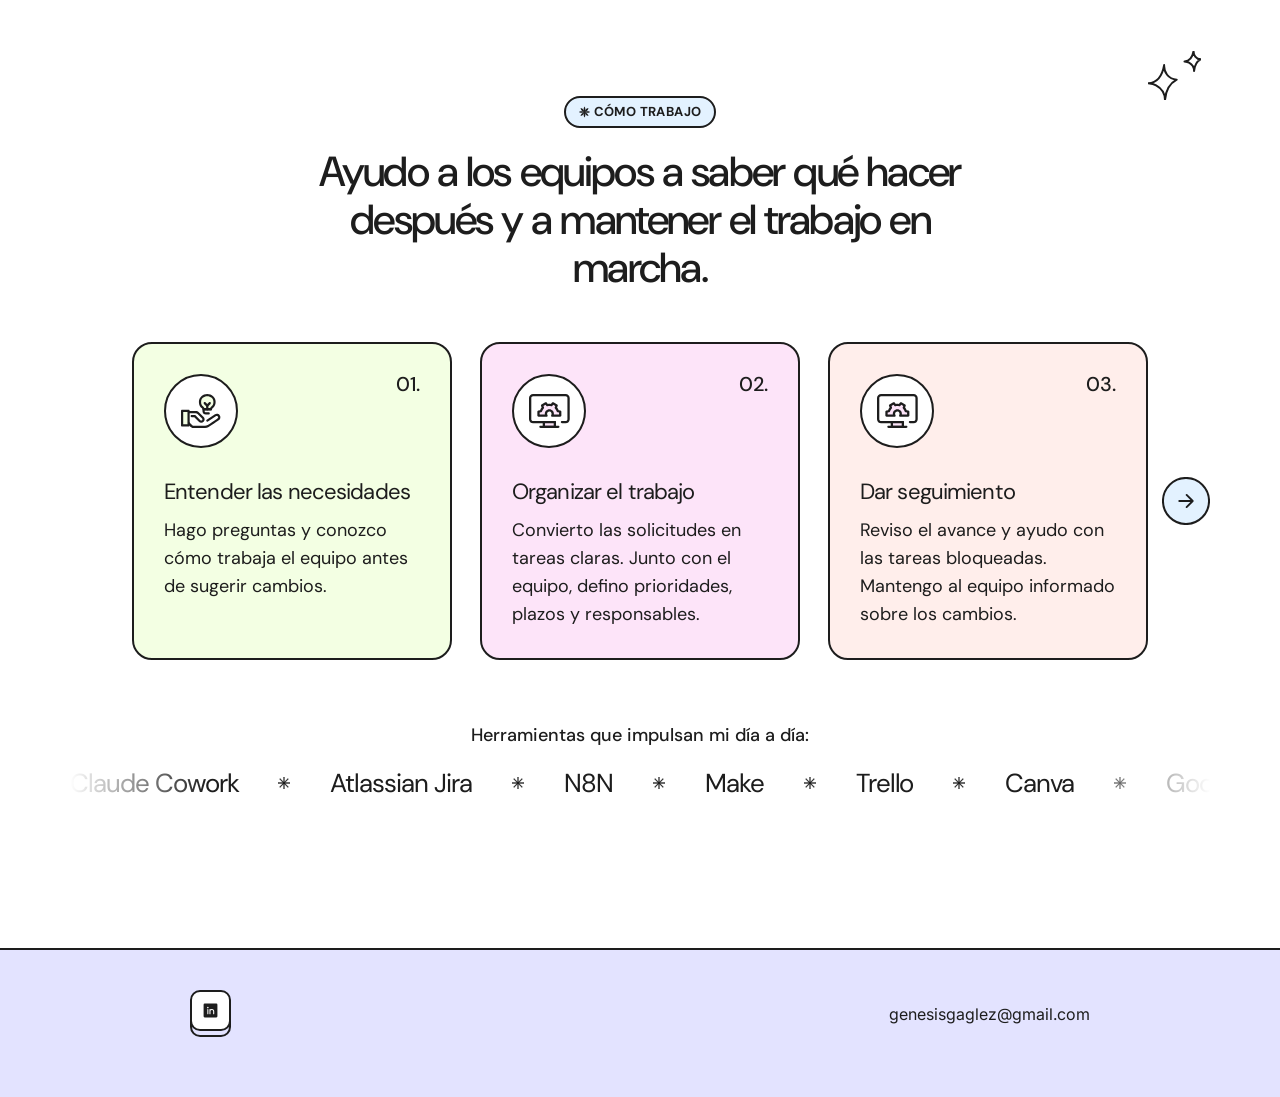
<file: sobre-mi.html>
<!doctype html>
<html lang="es">
<head>
<meta charset="utf-8">
<meta name="viewport" content="width=device-width, initial-scale=1">
<!-- Google Analytics -->
<script async src="https://www.googletagmanager.com/gtag/js?id=G-CQFLE81H53"></script>
<script>
  window.dataLayer = window.dataLayer || [];
  function gtag(){dataLayer.push(arguments);}
  gtag('js', new Date());
  gtag('config', 'G-CQFLE81H53');
</script>
<title>Sobre mí | Génesis García</title>
<meta name="description" content="Génesis, coordinadora de proyectos con una mente creativa y pasión por la tecnología.">
<meta property="og:title" content="Sobre mí | Génesis García">
<meta property="og:description" content="Génesis, coordinadora de proyectos con una mente creativa y pasión por la tecnología.">
<meta property="og:image" content="assets/img/og-image.png">
<link rel="icon" type="image/png" href="assets/img/favicon.png">
<link rel="apple-touch-icon" href="assets/img/apple-touch-icon.png">
<link rel="preconnect" href="https://fonts.googleapis.com">
<link rel="preconnect" href="https://fonts.gstatic.com" crossorigin>
<link href="https://fonts.googleapis.com/css2?family=DM+Sans:opsz,wght@9..40,400;9..40,500;9..40,600;9..40,700;9..40,900&family=Fragment+Mono&family=Google+Sans:wght@400;700&family=Inter:wght@400&display=swap" rel="stylesheet">
<link rel="stylesheet" href="assets/css/styles.css">
</head>
<body class="page">
<header class="header">
  <div class="container header__inner">
    <a class="logo" href="index.html#home">Génesis</a>
    <nav class="nav" aria-label="Principal"><a href="index.html#home">Inicio</a><a href="index.html#services">Servicios</a><a href="index.html#about">Sobre mí</a><a href="index.html#portfolio">Portafolio</a><a href="index.html#process">Proceso</a><a href="index.html#contact">Contacto</a></nav>
    <a class="btn btn--icon header__social" href="https://www.linkedin.com/in/g%C3%A9nesis-garc%C3%ADa-5b43bb327" target="_blank" rel="noopener" aria-label="LinkedIn"><span class="btn__front"><svg viewBox="0 0 256 256" aria-hidden="true"><path fill="rgb(29,29,29)" d="M216,24H40A16,16,0,0,0,24,40V216a16,16,0,0,0,16,16H216a16,16,0,0,0,16-16V40A16,16,0,0,0,216,24ZM96,176a8,8,0,0,1-16,0V112a8,8,0,0,1,16,0ZM88,96a12,12,0,1,1,12-12A12,12,0,0,1,88,96Zm96,80a8,8,0,0,1-16,0V140a20,20,0,0,0-40,0v36a8,8,0,0,1-16,0V112a8,8,0,0,1,15.79-1.78A36,36,0,0,1,184,140Z"/></svg></span><span class="btn__back"></span></a>
    <button class="btn menu-toggle" aria-label="Abrir menú" aria-expanded="false"><span class="btn__front"><span class="burger"><span></span><span></span></span></span><span class="btn__back"></span></button>
  </div>
  <div class="mobile-menu">
    <a href="index.html#home">Inicio</a><a href="index.html#services">Servicios</a><a href="index.html#about">Sobre mí</a><a href="index.html#portfolio">Portafolio</a><a href="index.html#process">Proceso</a><a href="index.html#contact">Contacto</a>
    <a class="btn btn--icon" href="https://www.linkedin.com/in/g%C3%A9nesis-garc%C3%ADa-5b43bb327" target="_blank" rel="noopener" aria-label="LinkedIn"><span class="btn__front"><svg viewBox="0 0 256 256" aria-hidden="true"><path fill="rgb(29,29,29)" d="M216,24H40A16,16,0,0,0,24,40V216a16,16,0,0,0,16,16H216a16,16,0,0,0,16-16V40A16,16,0,0,0,216,24ZM96,176a8,8,0,0,1-16,0V112a8,8,0,0,1,16,0ZM88,96a12,12,0,1,1,12-12A12,12,0,0,1,88,96Zm96,80a8,8,0,0,1-16,0V140a20,20,0,0,0-40,0v36a8,8,0,0,1-16,0V112a8,8,0,0,1,15.79-1.78A36,36,0,0,1,184,140Z"/></svg></span><span class="btn__back"></span></a>
  </div>
</header>
<div class="menu-overlay"></div>
<main>
<section class="section profile">
  <div class="container">
    <div class="profile__media reveal reveal--scale">
      <img class="deco deco--float" src="assets/svg/corazones.svg" style="left:-171px;top:20px;width:69px;height:62px" alt="">
      <img class="deco deco--float" src="assets/svg/ondas-sobre-mi.svg" style="left:-54px;top:279px;width:132px;height:95px" alt="">
      <div class="spin-badge" aria-hidden="true">
  <svg class="ring" viewBox="0 0 100 100"><defs><path id="c-22225" d="M50,50 m-44,0 a44,44 0 1,1 88,0 a44,44 0 1,1 -88,0"/></defs>
    <text font-family="DM Sans, sans-serif" font-size="10" font-weight="900" fill="rgb(29,29,29)"><textPath href="#c-22225" textLength="272" lengthAdjust="spacing">✦ 3+ AÑOS DE ✦ EXPERIENCIA LABORAL</textPath></text></svg>
  <img class="arrow" src="assets/svg/flecha-badge.svg" alt="">
</div>
      <div class="about__img"><img src="assets/img/genesis-sobre-mi.png" alt="Retrato de Génesis"></div>
    </div>
    <div class="profile__content">
      <div class="reveal"><span class="badge"><img src="assets/svg/asterisco.svg" alt="">Sobre mí</span></div>
      <h1 class="profile__title reveal" data-delay="1">Hey! That’s me</h1>
      <p class="lead reveal" data-delay="2">Coordinadora de proyectos con una mente creativa y pasión por la tecnología.</p>
      <p class="lead reveal" data-delay="2">Ayudo a los equipos a organizar su trabajo para que todos sepan qué hacer después. Mi experiencia en atención al cliente me enseñó a escuchar, hacer buenas preguntas y resolver problemas reales.</p>
      <div class="skills reveal" data-delay="3"><div class="skill"><div class="skill__head"><span>Atlassian Jira</span><span>95%</span></div><div class="skill__track"><span class="skill__fill" style="--w:95%;background:var(--peach)"></span></div></div><div class="skill"><div class="skill__head"><span>Google Sheets</span><span>95%</span></div><div class="skill__track"><span class="skill__fill" style="--w:95%;background:var(--green)"></span></div></div><div class="skill"><div class="skill__head"><span>Trello</span><span>95%</span></div><div class="skill__track"><span class="skill__fill" style="--w:95%;background:var(--pink)"></span></div></div><div class="skill"><div class="skill__head"><span>IA y automatización</span><span>90%</span></div><div class="skill__track"><span class="skill__fill" style="--w:90%;background:var(--pink)"></span></div></div><div class="skill"><div class="skill__head"><span>Google Workspace</span><span>85%</span></div><div class="skill__track"><span class="skill__fill" style="--w:85%;background:var(--pink)"></span></div></div><div class="skill"><div class="skill__head"><span>Notion</span><span>90%</span></div><div class="skill__track"><span class="skill__fill" style="--w:90%;background:var(--blue)"></span></div></div></div>
    </div>
  </div>
</section>

<section class="section process process--white">
  <div class="container">
    <img class="deco deco--twinkle deco-star" src="assets/svg/destellos-proceso.svg" alt="">
    <div class="section-head reveal"><span class="badge"><img src="assets/svg/asterisco.svg" alt="">Cómo trabajo</span><h2 class="h2">Ayudo a los equipos a saber qué hacer después y a mantener el trabajo en marcha.</h2></div>
    <div class="slider reveal" data-delay="1">
      <button class="slider__btn slider__btn--prev" aria-label="Anterior"><img src="assets/img/flecha-izq.svg" alt=""></button>
      <div class="slider__viewport"><div class="slider__track"><div class="card step" style="background:var(--green)"><div class="step__top"><div class="icon-circle"><img src="assets/svg/icono-paso-1.svg" alt=""></div><span class="step__num">01.</span></div><h3 class="h-card">Entender las necesidades</h3><p class="body">Hago preguntas y conozco cómo trabaja el equipo antes de sugerir cambios.</p></div><div class="card step" style="background:var(--pink)"><div class="step__top"><div class="icon-circle"><img src="assets/svg/icono-paso-2.svg" alt=""></div><span class="step__num">02.</span></div><h3 class="h-card">Organizar el trabajo</h3><p class="body">Convierto las solicitudes en tareas claras. Junto con el equipo, defino prioridades, plazos y responsables.</p></div><div class="card step" style="background:var(--peach)"><div class="step__top"><div class="icon-circle"><img src="assets/svg/icono-paso-2.svg" alt=""></div><span class="step__num">03.</span></div><h3 class="h-card">Dar seguimiento</h3><p class="body">Reviso el avance y ayudo con las tareas bloqueadas. Mantengo al equipo informado sobre los cambios.</p></div><div class="card step" style="background:var(--yellow)"><div class="step__top"><div class="icon-circle"><img src="assets/svg/icono-paso-4.svg" alt=""></div><span class="step__num">04.</span></div><h3 class="h-card">Mejorar el proceso</h3><p class="body">Busco formas de facilitar el trabajo diario, desde plantillas útiles hasta automatizaciones sencillas.</p></div></div></div>
      <button class="slider__btn slider__btn--next" aria-label="Siguiente"><img src="assets/img/flecha-der.svg" alt=""></button>
    </div>
    <div class="tools reveal">
      <p>Herramientas que impulsan mi día a día:</p>
      <div class="marquee"><div class="marquee__track"><div class="marquee__group"><span>Claude Cowork</span><img src="assets/svg/separador.svg" alt=""><span>Atlassian Jira</span><img src="assets/svg/separador.svg" alt=""><span>N8N</span><img src="assets/svg/separador.svg" alt=""><span>Make</span><img src="assets/svg/separador.svg" alt=""><span>Trello</span><img src="assets/svg/separador.svg" alt=""><span>Canva</span><img src="assets/svg/separador.svg" alt=""><span>Google Workspace</span><img src="assets/svg/separador.svg" alt=""><span>Chat GPT</span><img src="assets/svg/separador.svg" alt=""><span>Notion</span><img src="assets/svg/separador.svg" alt=""></div><div class="marquee__group" aria-hidden="true"><span>Claude Cowork</span><img src="assets/svg/separador.svg" alt=""><span>Atlassian Jira</span><img src="assets/svg/separador.svg" alt=""><span>N8N</span><img src="assets/svg/separador.svg" alt=""><span>Make</span><img src="assets/svg/separador.svg" alt=""><span>Trello</span><img src="assets/svg/separador.svg" alt=""><span>Canva</span><img src="assets/svg/separador.svg" alt=""><span>Google Workspace</span><img src="assets/svg/separador.svg" alt=""><span>Chat GPT</span><img src="assets/svg/separador.svg" alt=""><span>Notion</span><img src="assets/svg/separador.svg" alt=""></div></div></div>
    </div>
  </div>
</section>
</main>
<footer class="footer">
  <div class="footer__inner">
    <a class="btn btn--icon" href="https://www.linkedin.com/in/g%C3%A9nesis-garc%C3%ADa-5b43bb327" target="_blank" rel="noopener" aria-label="LinkedIn"><span class="btn__front"><svg viewBox="0 0 256 256" aria-hidden="true"><path fill="rgb(29,29,29)" d="M216,24H40A16,16,0,0,0,24,40V216a16,16,0,0,0,16,16H216a16,16,0,0,0,16-16V40A16,16,0,0,0,216,24ZM96,176a8,8,0,0,1-16,0V112a8,8,0,0,1,16,0ZM88,96a12,12,0,1,1,12-12A12,12,0,0,1,88,96Zm96,80a8,8,0,0,1-16,0V140a20,20,0,0,0-40,0v36a8,8,0,0,1-16,0V112a8,8,0,0,1,15.79-1.78A36,36,0,0,1,184,140Z"/></svg></span><span class="btn__back"></span></a>
    <a class="footer__mail" href="index.html#contact" data-u="zelgagsiseneg" data-d="moc.liamg">Escríbeme</a>
  </div>
</footer>
<script src="assets/js/main.js"></script>
</body>
</html>
</file>
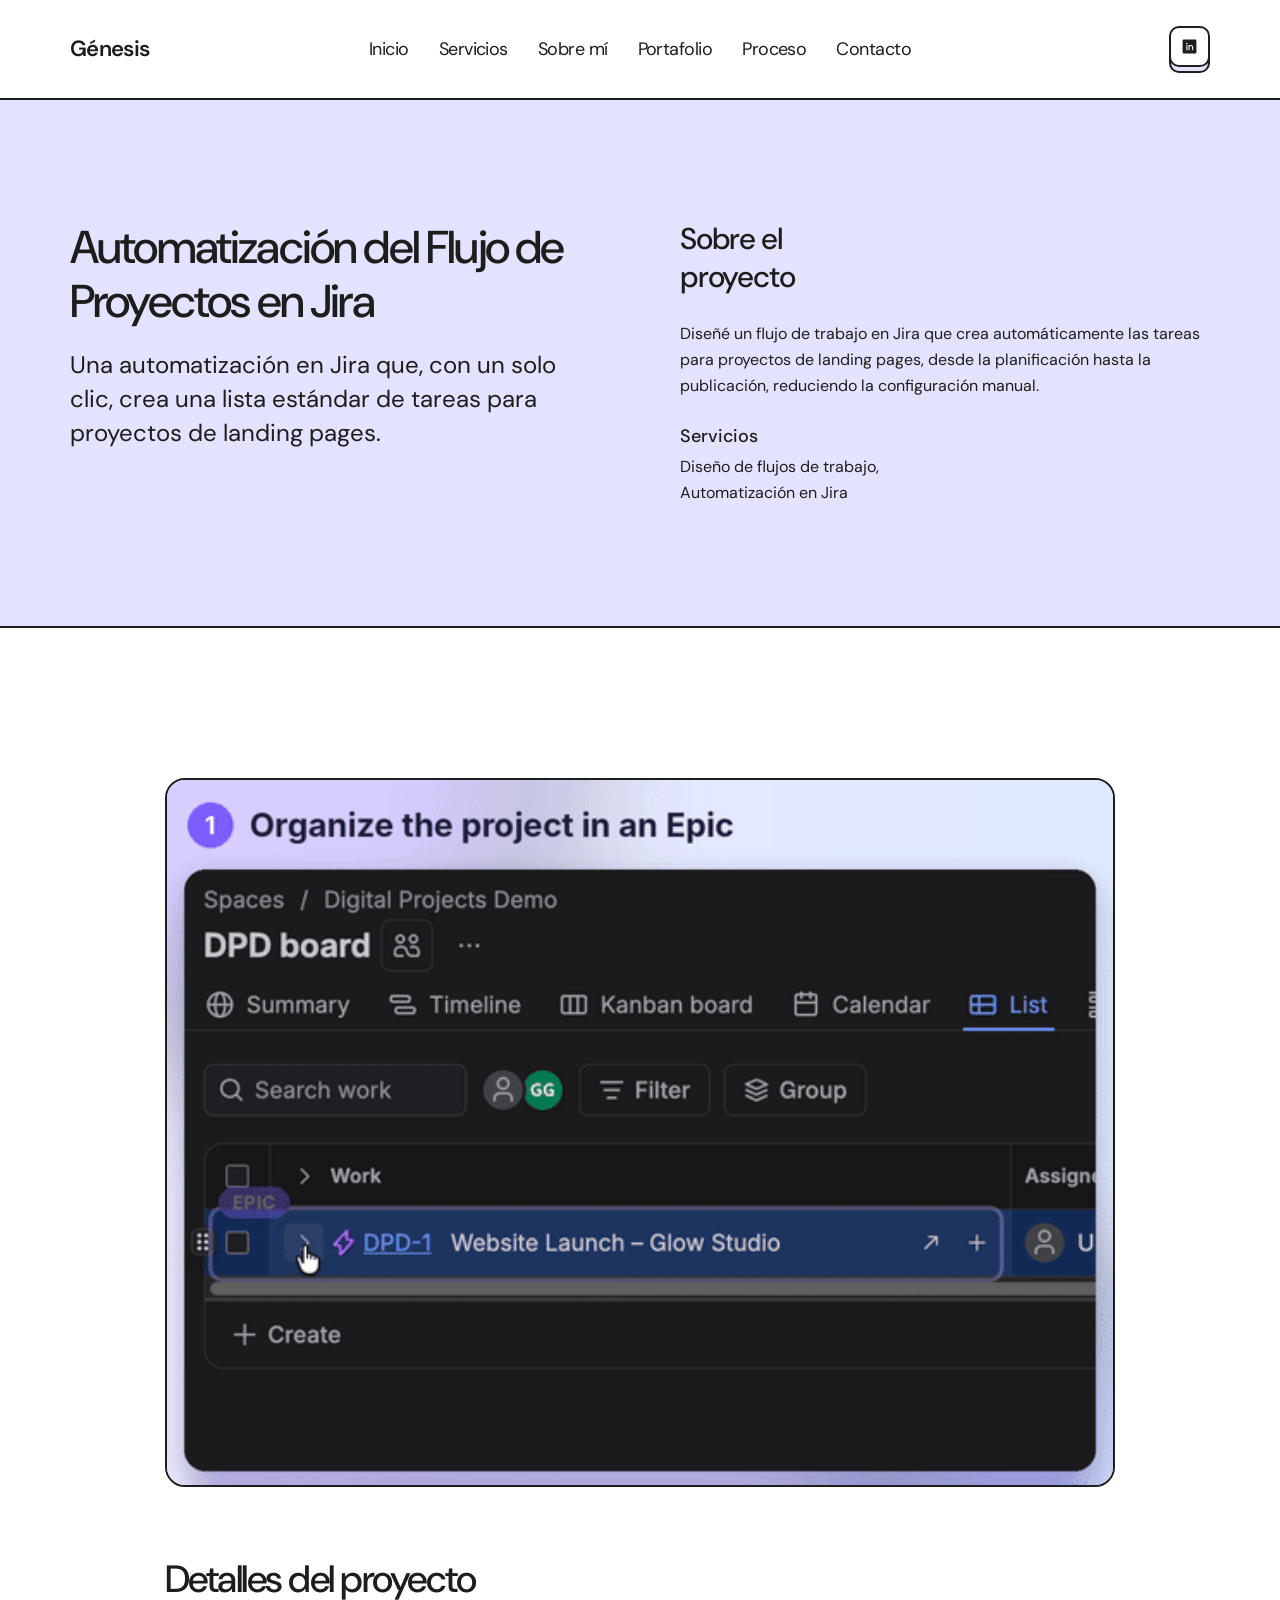
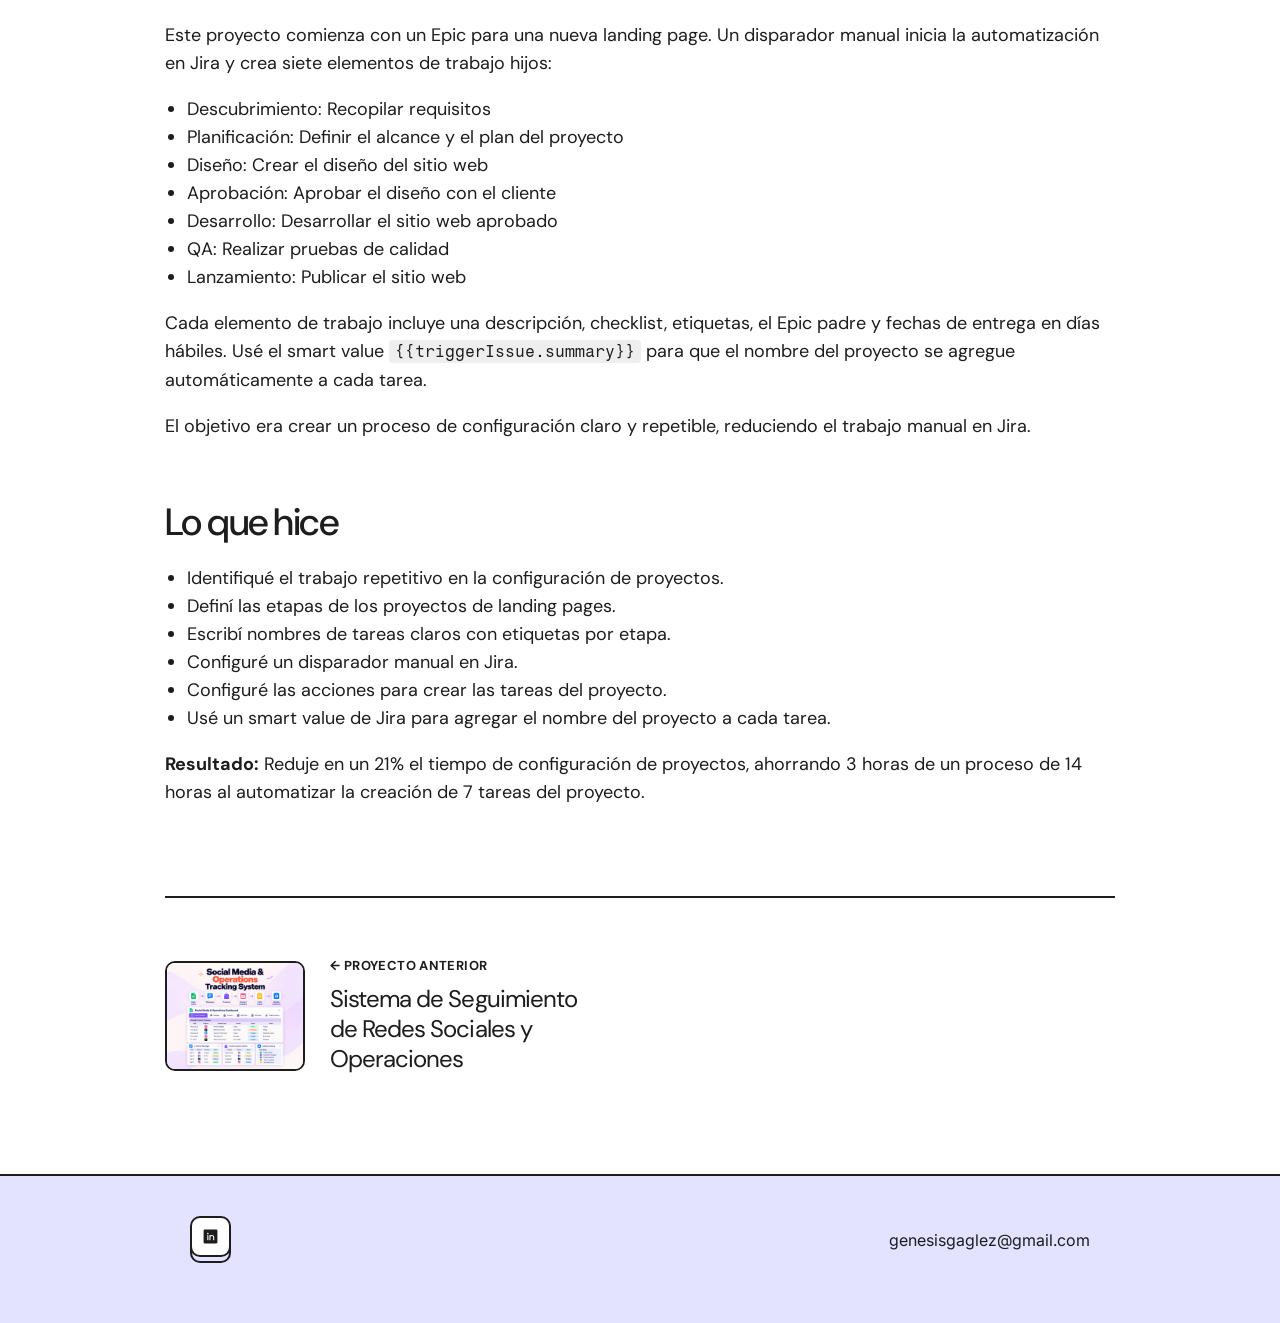
<file: proyectos/automatizacion-flujo-proyectos-jira.html>
<!doctype html>
<html lang="es">
<head>
<meta charset="utf-8">
<meta name="viewport" content="width=device-width, initial-scale=1">
<!-- Google Analytics -->
<script async src="https://www.googletagmanager.com/gtag/js?id=G-CQFLE81H53"></script>
<script>
  window.dataLayer = window.dataLayer || [];
  function gtag(){dataLayer.push(arguments);}
  gtag('js', new Date());
  gtag('config', 'G-CQFLE81H53');
</script>
<title>Automatización del Flujo de Proyectos en Jira | Génesis García</title>
<meta name="description" content="Una automatización en Jira que, con un solo clic, crea una lista estándar de tareas para proyectos de landing pages.">
<meta property="og:title" content="Automatización del Flujo de Proyectos en Jira | Génesis García">
<meta property="og:description" content="Una automatización en Jira que, con un solo clic, crea una lista estándar de tareas para proyectos de landing pages.">
<meta property="og:image" content="../assets/img/og-image.png">
<link rel="icon" type="image/png" href="../assets/img/favicon.png">
<link rel="apple-touch-icon" href="../assets/img/apple-touch-icon.png">
<link rel="preconnect" href="https://fonts.googleapis.com">
<link rel="preconnect" href="https://fonts.gstatic.com" crossorigin>
<link href="https://fonts.googleapis.com/css2?family=DM+Sans:opsz,wght@9..40,400;9..40,500;9..40,600;9..40,700;9..40,900&family=Fragment+Mono&family=Google+Sans:wght@400;700&family=Inter:wght@400&display=swap" rel="stylesheet">
<link rel="stylesheet" href="../assets/css/styles.css">
</head>
<body class="page">
<header class="header">
  <div class="container header__inner">
    <a class="logo" href="../index.html#home">Génesis</a>
    <nav class="nav" aria-label="Principal"><a href="../index.html#home">Inicio</a><a href="../index.html#services">Servicios</a><a href="../index.html#about">Sobre mí</a><a href="../index.html#portfolio">Portafolio</a><a href="../index.html#process">Proceso</a><a href="../index.html#contact">Contacto</a></nav>
    <a class="btn btn--icon header__social" href="https://www.linkedin.com/in/g%C3%A9nesis-garc%C3%ADa-5b43bb327" target="_blank" rel="noopener" aria-label="LinkedIn"><span class="btn__front"><svg viewBox="0 0 256 256" aria-hidden="true"><path fill="rgb(29,29,29)" d="M216,24H40A16,16,0,0,0,24,40V216a16,16,0,0,0,16,16H216a16,16,0,0,0,16-16V40A16,16,0,0,0,216,24ZM96,176a8,8,0,0,1-16,0V112a8,8,0,0,1,16,0ZM88,96a12,12,0,1,1,12-12A12,12,0,0,1,88,96Zm96,80a8,8,0,0,1-16,0V140a20,20,0,0,0-40,0v36a8,8,0,0,1-16,0V112a8,8,0,0,1,15.79-1.78A36,36,0,0,1,184,140Z"/></svg></span><span class="btn__back"></span></a>
    <button class="btn menu-toggle" aria-label="Abrir menú" aria-expanded="false"><span class="btn__front"><span class="burger"><span></span><span></span></span></span><span class="btn__back"></span></button>
  </div>
  <div class="mobile-menu">
    <a href="../index.html#home">Inicio</a><a href="../index.html#services">Servicios</a><a href="../index.html#about">Sobre mí</a><a href="../index.html#portfolio">Portafolio</a><a href="../index.html#process">Proceso</a><a href="../index.html#contact">Contacto</a>
    <a class="btn btn--icon" href="https://www.linkedin.com/in/g%C3%A9nesis-garc%C3%ADa-5b43bb327" target="_blank" rel="noopener" aria-label="LinkedIn"><span class="btn__front"><svg viewBox="0 0 256 256" aria-hidden="true"><path fill="rgb(29,29,29)" d="M216,24H40A16,16,0,0,0,24,40V216a16,16,0,0,0,16,16H216a16,16,0,0,0,16-16V40A16,16,0,0,0,216,24ZM96,176a8,8,0,0,1-16,0V112a8,8,0,0,1,16,0ZM88,96a12,12,0,1,1,12-12A12,12,0,0,1,88,96Zm96,80a8,8,0,0,1-16,0V140a20,20,0,0,0-40,0v36a8,8,0,0,1-16,0V112a8,8,0,0,1,15.79-1.78A36,36,0,0,1,184,140Z"/></svg></span><span class="btn__back"></span></a>
  </div>
</header>
<div class="menu-overlay"></div>
<main>
<section class="page-hero case-hero">
  <div class="container">
    <div class="reveal">
      <h1 class="case-hero__title">Automatización del Flujo de Proyectos en Jira</h1>
      <p class="lead">Una automatización en Jira que, con un solo clic, crea una lista estándar de tareas para proyectos de landing pages.</p>
    </div>
    <div class="case-hero__about reveal" data-delay="1">
      <h2>Sobre el<br>proyecto</h2>
      <p>Diseñé un flujo de trabajo en Jira que crea automáticamente las tareas para proyectos de landing pages, desde la planificación hasta la publicación, reduciendo la configuración manual.</p>
      <h3>Servicios</h3>
      <p>Diseño de flujos de trabajo,<br>Automatización en Jira</p>
    </div>
  </div>
</section>
<section class="case">
  <div class="case__inner">
    <div class="case__media reveal"><img src="../assets/img/caso-jira.gif" alt="Automatización del Flujo de Proyectos en Jira"></div>
    <div class="case__body body reveal">
      <h2>Detalles del proyecto</h2>
      <p>Este proyecto comienza con un Epic para una nueva landing page. Un disparador manual inicia la automatización en Jira y crea siete elementos de trabajo hijos:</p><ul><li>Descubrimiento: Recopilar requisitos</li><li>Planificación: Definir el alcance y el plan del proyecto</li><li>Diseño: Crear el diseño del sitio web</li><li>Aprobación: Aprobar el diseño con el cliente</li><li>Desarrollo: Desarrollar el sitio web aprobado</li><li>QA: Realizar pruebas de calidad</li><li>Lanzamiento: Publicar el sitio web</li></ul><p>Cada elemento de trabajo incluye una descripción, checklist, etiquetas, el Epic padre y fechas de entrega en días hábiles. Usé el smart value <code>{{triggerIssue.summary}}</code> para que el nombre del proyecto se agregue automáticamente a cada tarea.</p><p>El objetivo era crear un proceso de configuración claro y repetible, reduciendo el trabajo manual en Jira.</p>
      <h2>Lo que hice</h2>
      <ul><li>Identifiqué el trabajo repetitivo en la configuración de proyectos.</li><li>Definí las etapas de los proyectos de landing pages.</li><li>Escribí nombres de tareas claros con etiquetas por etapa.</li><li>Configuré un disparador manual en Jira.</li><li>Configuré las acciones para crear las tareas del proyecto.</li><li>Usé un smart value de Jira para agregar el nombre del proyecto a cada tarea.</li></ul>
      <p><strong>Resultado:</strong> Reduje en un 21% el tiempo de configuración de proyectos, ahorrando 3 horas de un proceso de 14 horas al automatizar la creación de 7 tareas del proyecto.</p>
    </div>
    <nav class="case__nav" aria-label="Más proyectos"><a class="case__link case__link--prev" href="sistema-seguimiento-redes-sociales-operaciones.html"><div class="case__thumb"><img src="../assets/img/proyecto-redes-sociales.png" alt=""></div><div><p class="case__label">← Proyecto anterior</p><p class="case__name">Sistema de Seguimiento de Redes Sociales y Operaciones</p></div></a></nav>
  </div>
</section>
</main>
<footer class="footer">
  <div class="footer__inner">
    <a class="btn btn--icon" href="https://www.linkedin.com/in/g%C3%A9nesis-garc%C3%ADa-5b43bb327" target="_blank" rel="noopener" aria-label="LinkedIn"><span class="btn__front"><svg viewBox="0 0 256 256" aria-hidden="true"><path fill="rgb(29,29,29)" d="M216,24H40A16,16,0,0,0,24,40V216a16,16,0,0,0,16,16H216a16,16,0,0,0,16-16V40A16,16,0,0,0,216,24ZM96,176a8,8,0,0,1-16,0V112a8,8,0,0,1,16,0ZM88,96a12,12,0,1,1,12-12A12,12,0,0,1,88,96Zm96,80a8,8,0,0,1-16,0V140a20,20,0,0,0-40,0v36a8,8,0,0,1-16,0V112a8,8,0,0,1,15.79-1.78A36,36,0,0,1,184,140Z"/></svg></span><span class="btn__back"></span></a>
    <a class="footer__mail" href="../index.html#contact" data-u="zelgagsiseneg" data-d="moc.liamg">Escríbeme</a>
  </div>
</footer>
<script src="../assets/js/main.js"></script>
</body>
</html>
</file>
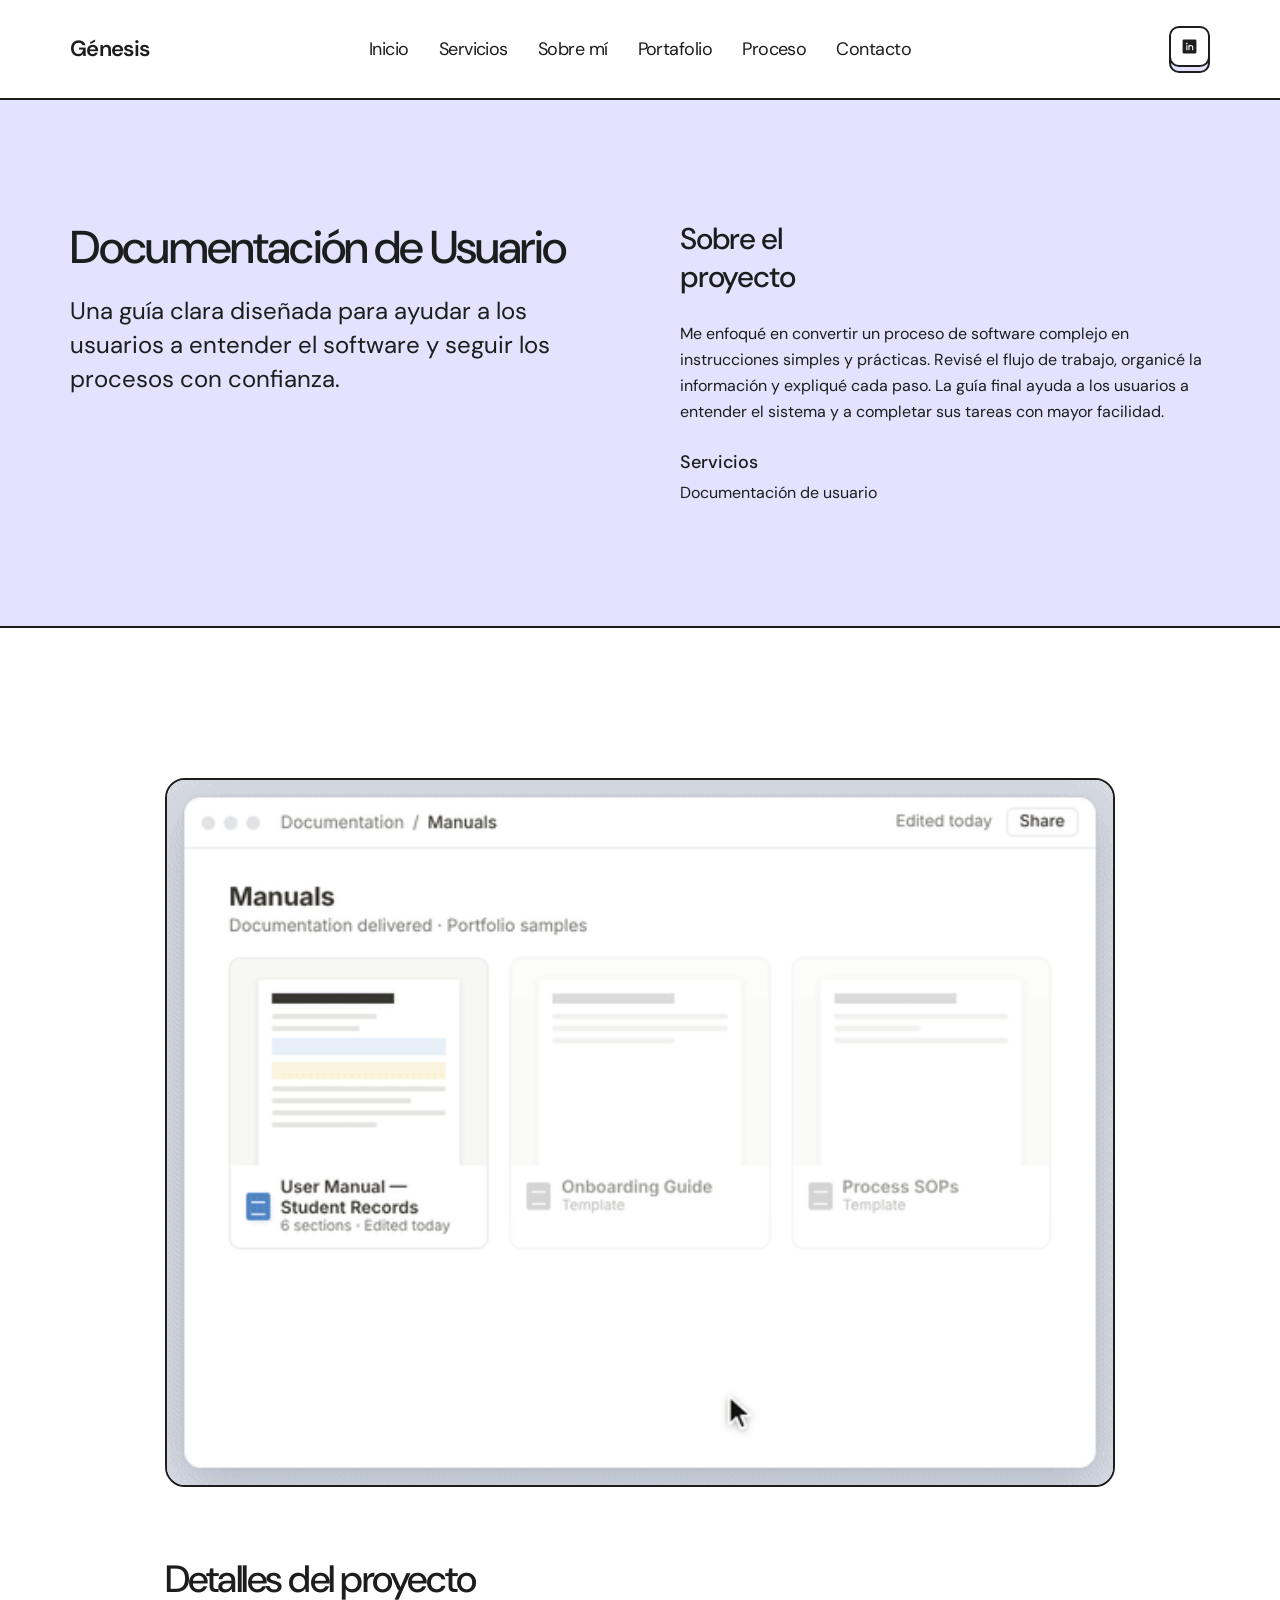
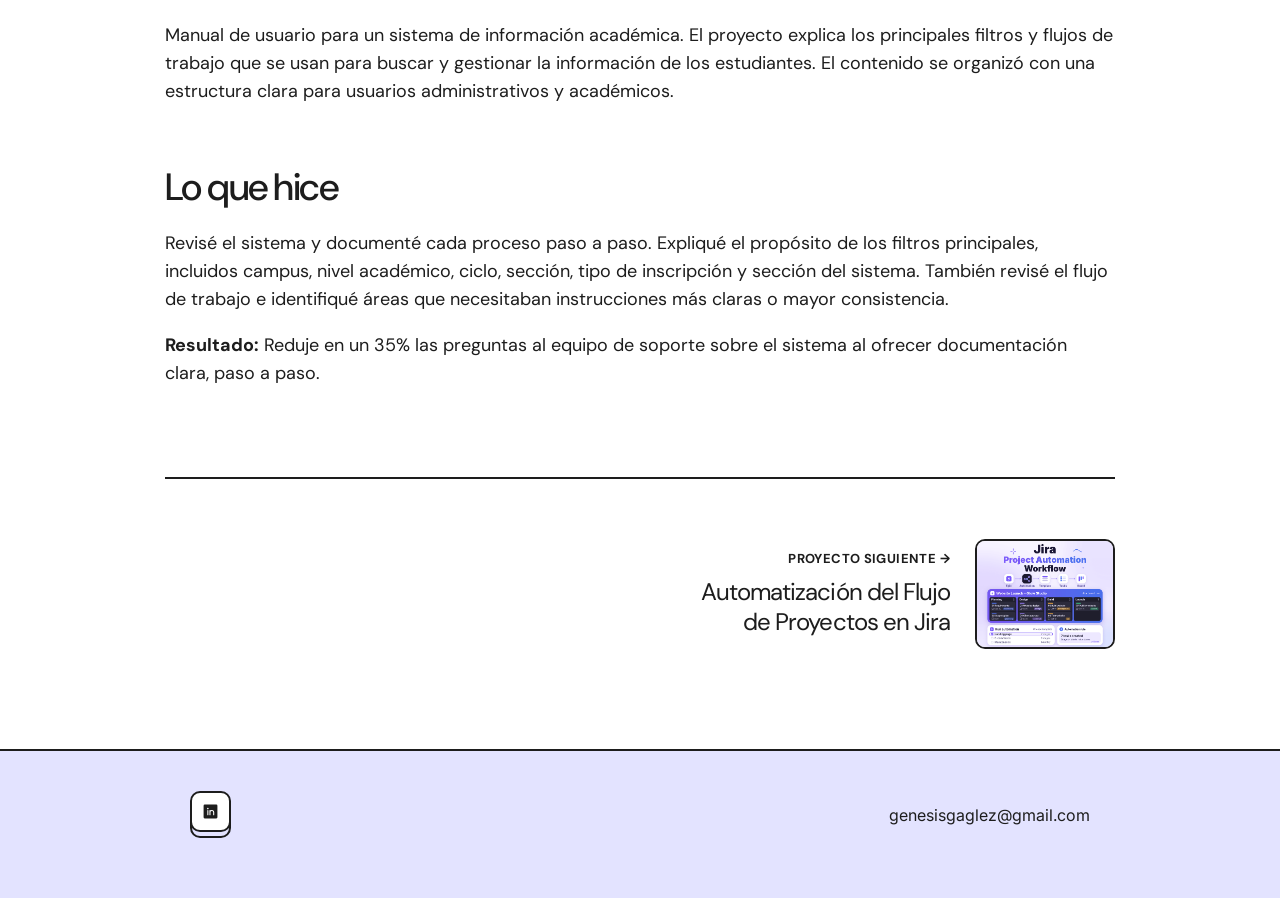
<file: proyectos/documentacion-de-usuario.html>
<!doctype html>
<html lang="es">
<head>
<meta charset="utf-8">
<meta name="viewport" content="width=device-width, initial-scale=1">
<!-- Google Analytics -->
<script async src="https://www.googletagmanager.com/gtag/js?id=G-CQFLE81H53"></script>
<script>
  window.dataLayer = window.dataLayer || [];
  function gtag(){dataLayer.push(arguments);}
  gtag('js', new Date());
  gtag('config', 'G-CQFLE81H53');
</script>
<title>Documentación de Usuario | Génesis García</title>
<meta name="description" content="Una guía clara diseñada para ayudar a los usuarios a entender el software y seguir los procesos con confianza.">
<meta property="og:title" content="Documentación de Usuario | Génesis García">
<meta property="og:description" content="Una guía clara diseñada para ayudar a los usuarios a entender el software y seguir los procesos con confianza.">
<meta property="og:image" content="../assets/img/og-image.png">
<link rel="icon" type="image/png" href="../assets/img/favicon.png">
<link rel="apple-touch-icon" href="../assets/img/apple-touch-icon.png">
<link rel="preconnect" href="https://fonts.googleapis.com">
<link rel="preconnect" href="https://fonts.gstatic.com" crossorigin>
<link href="https://fonts.googleapis.com/css2?family=DM+Sans:opsz,wght@9..40,400;9..40,500;9..40,600;9..40,700;9..40,900&family=Fragment+Mono&family=Google+Sans:wght@400;700&family=Inter:wght@400&display=swap" rel="stylesheet">
<link rel="stylesheet" href="../assets/css/styles.css">
</head>
<body class="page">
<header class="header">
  <div class="container header__inner">
    <a class="logo" href="../index.html#home">Génesis</a>
    <nav class="nav" aria-label="Principal"><a href="../index.html#home">Inicio</a><a href="../index.html#services">Servicios</a><a href="../index.html#about">Sobre mí</a><a href="../index.html#portfolio">Portafolio</a><a href="../index.html#process">Proceso</a><a href="../index.html#contact">Contacto</a></nav>
    <a class="btn btn--icon header__social" href="https://www.linkedin.com/in/g%C3%A9nesis-garc%C3%ADa-5b43bb327" target="_blank" rel="noopener" aria-label="LinkedIn"><span class="btn__front"><svg viewBox="0 0 256 256" aria-hidden="true"><path fill="rgb(29,29,29)" d="M216,24H40A16,16,0,0,0,24,40V216a16,16,0,0,0,16,16H216a16,16,0,0,0,16-16V40A16,16,0,0,0,216,24ZM96,176a8,8,0,0,1-16,0V112a8,8,0,0,1,16,0ZM88,96a12,12,0,1,1,12-12A12,12,0,0,1,88,96Zm96,80a8,8,0,0,1-16,0V140a20,20,0,0,0-40,0v36a8,8,0,0,1-16,0V112a8,8,0,0,1,15.79-1.78A36,36,0,0,1,184,140Z"/></svg></span><span class="btn__back"></span></a>
    <button class="btn menu-toggle" aria-label="Abrir menú" aria-expanded="false"><span class="btn__front"><span class="burger"><span></span><span></span></span></span><span class="btn__back"></span></button>
  </div>
  <div class="mobile-menu">
    <a href="../index.html#home">Inicio</a><a href="../index.html#services">Servicios</a><a href="../index.html#about">Sobre mí</a><a href="../index.html#portfolio">Portafolio</a><a href="../index.html#process">Proceso</a><a href="../index.html#contact">Contacto</a>
    <a class="btn btn--icon" href="https://www.linkedin.com/in/g%C3%A9nesis-garc%C3%ADa-5b43bb327" target="_blank" rel="noopener" aria-label="LinkedIn"><span class="btn__front"><svg viewBox="0 0 256 256" aria-hidden="true"><path fill="rgb(29,29,29)" d="M216,24H40A16,16,0,0,0,24,40V216a16,16,0,0,0,16,16H216a16,16,0,0,0,16-16V40A16,16,0,0,0,216,24ZM96,176a8,8,0,0,1-16,0V112a8,8,0,0,1,16,0ZM88,96a12,12,0,1,1,12-12A12,12,0,0,1,88,96Zm96,80a8,8,0,0,1-16,0V140a20,20,0,0,0-40,0v36a8,8,0,0,1-16,0V112a8,8,0,0,1,15.79-1.78A36,36,0,0,1,184,140Z"/></svg></span><span class="btn__back"></span></a>
  </div>
</header>
<div class="menu-overlay"></div>
<main>
<section class="page-hero case-hero">
  <div class="container">
    <div class="reveal">
      <h1 class="case-hero__title">Documentación de Usuario</h1>
      <p class="lead">Una guía clara diseñada para ayudar a los usuarios a entender el software y seguir los procesos con confianza.</p>
    </div>
    <div class="case-hero__about reveal" data-delay="1">
      <h2>Sobre el<br>proyecto</h2>
      <p>Me enfoqué en convertir un proceso de software complejo en instrucciones simples y prácticas. Revisé el flujo de trabajo, organicé la información y expliqué cada paso. La guía final ayuda a los usuarios a entender el sistema y a completar sus tareas con mayor facilidad.</p>
      <h3>Servicios</h3>
      <p>Documentación de usuario</p>
    </div>
  </div>
</section>
<section class="case">
  <div class="case__inner">
    <div class="case__media reveal"><img src="../assets/img/caso-documentacion.gif" alt="Documentación de Usuario"></div>
    <div class="case__body body reveal">
      <h2>Detalles del proyecto</h2>
      <p>Manual de usuario para un sistema de información académica. El proyecto explica los principales filtros y flujos de trabajo que se usan para buscar y gestionar la información de los estudiantes. El contenido se organizó con una estructura clara para usuarios administrativos y académicos.</p>
      <h2>Lo que hice</h2>
      <p>Revisé el sistema y documenté cada proceso paso a paso. Expliqué el propósito de los filtros principales, incluidos campus, nivel académico, ciclo, sección, tipo de inscripción y sección del sistema. También revisé el flujo de trabajo e identifiqué áreas que necesitaban instrucciones más claras o mayor consistencia.</p>
      <p><strong>Resultado:</strong> Reduje en un 35% las preguntas al equipo de soporte sobre el sistema al ofrecer documentación clara, paso a paso.</p>
    </div>
    <nav class="case__nav" aria-label="Más proyectos"><a class="case__link case__link--next" href="automatizacion-flujo-proyectos-jira.html"><div class="case__thumb"><img src="../assets/img/proyecto-jira.png" alt=""></div><div><p class="case__label">Proyecto siguiente →</p><p class="case__name">Automatización del Flujo de Proyectos en Jira</p></div></a></nav>
  </div>
</section>
</main>
<footer class="footer">
  <div class="footer__inner">
    <a class="btn btn--icon" href="https://www.linkedin.com/in/g%C3%A9nesis-garc%C3%ADa-5b43bb327" target="_blank" rel="noopener" aria-label="LinkedIn"><span class="btn__front"><svg viewBox="0 0 256 256" aria-hidden="true"><path fill="rgb(29,29,29)" d="M216,24H40A16,16,0,0,0,24,40V216a16,16,0,0,0,16,16H216a16,16,0,0,0,16-16V40A16,16,0,0,0,216,24ZM96,176a8,8,0,0,1-16,0V112a8,8,0,0,1,16,0ZM88,96a12,12,0,1,1,12-12A12,12,0,0,1,88,96Zm96,80a8,8,0,0,1-16,0V140a20,20,0,0,0-40,0v36a8,8,0,0,1-16,0V112a8,8,0,0,1,15.79-1.78A36,36,0,0,1,184,140Z"/></svg></span><span class="btn__back"></span></a>
    <a class="footer__mail" href="../index.html#contact" data-u="zelgagsiseneg" data-d="moc.liamg">Escríbeme</a>
  </div>
</footer>
<script src="../assets/js/main.js"></script>
</body>
</html>
</file>
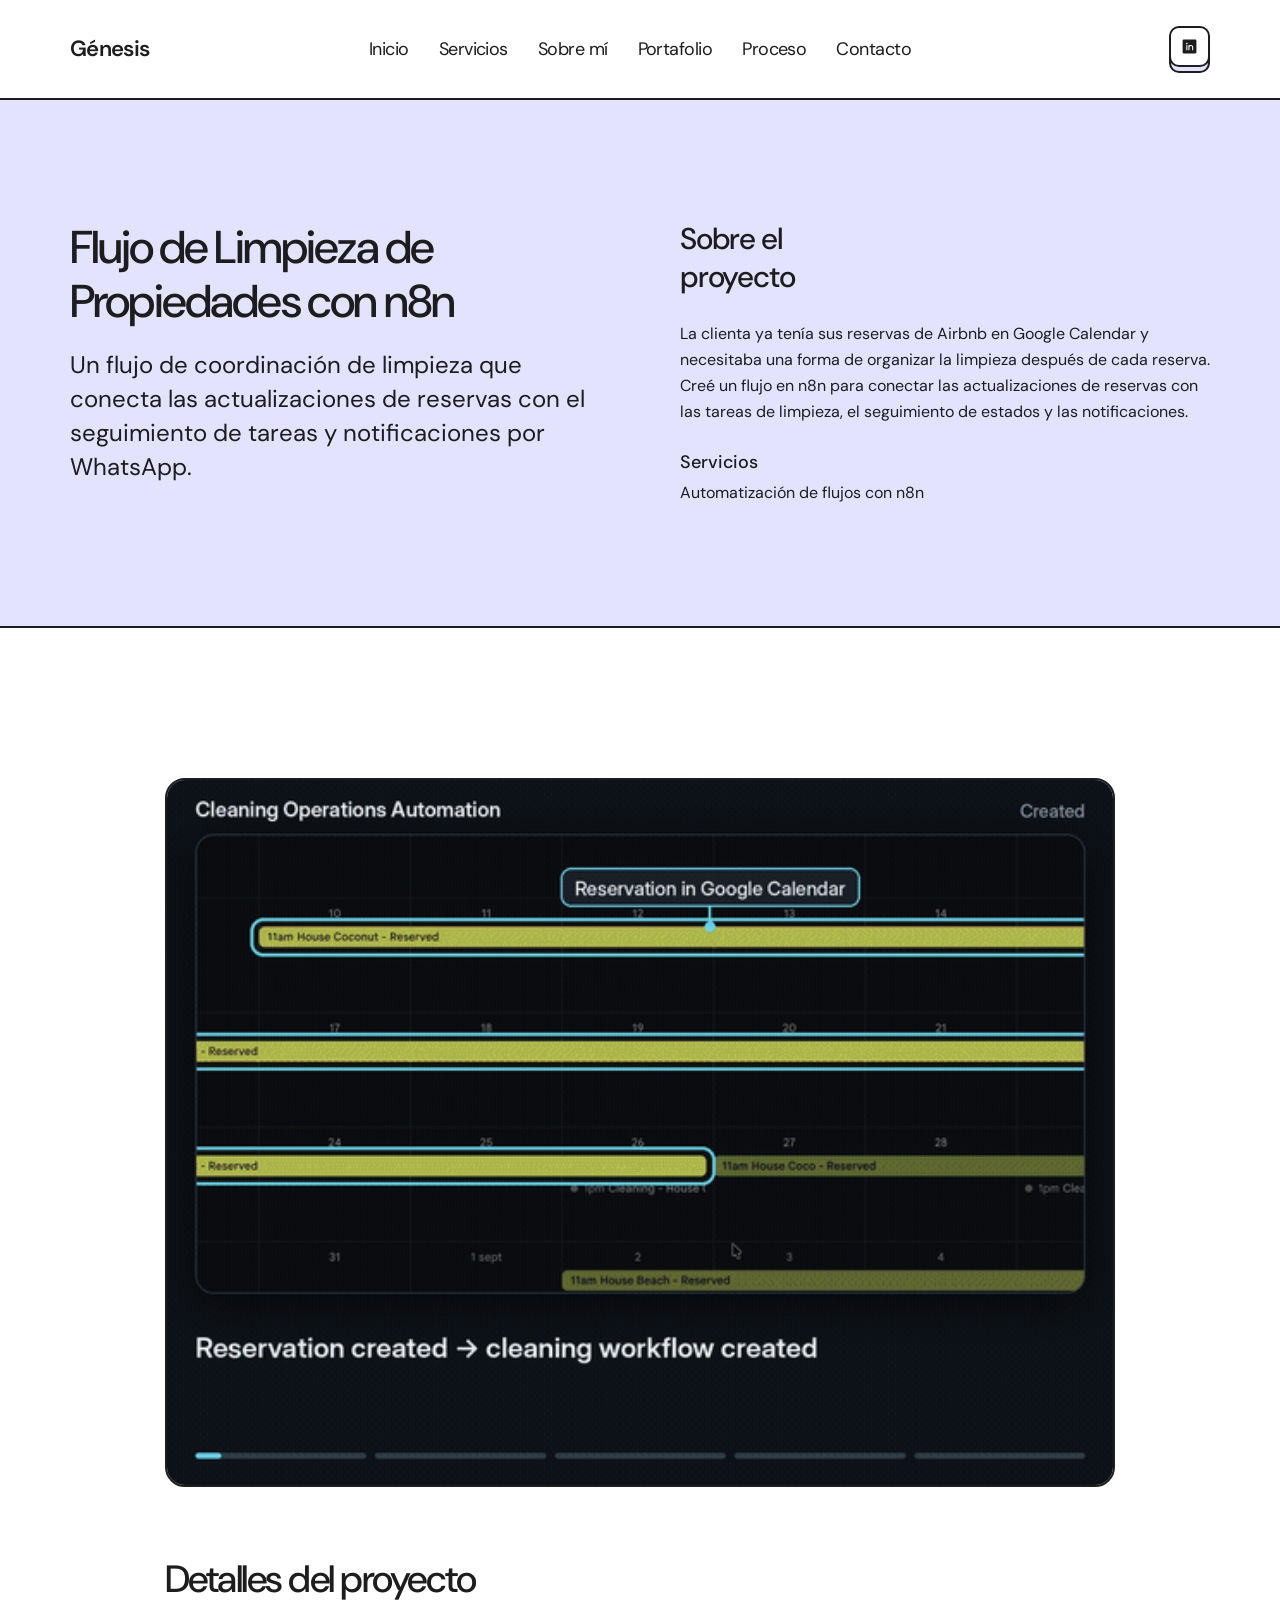
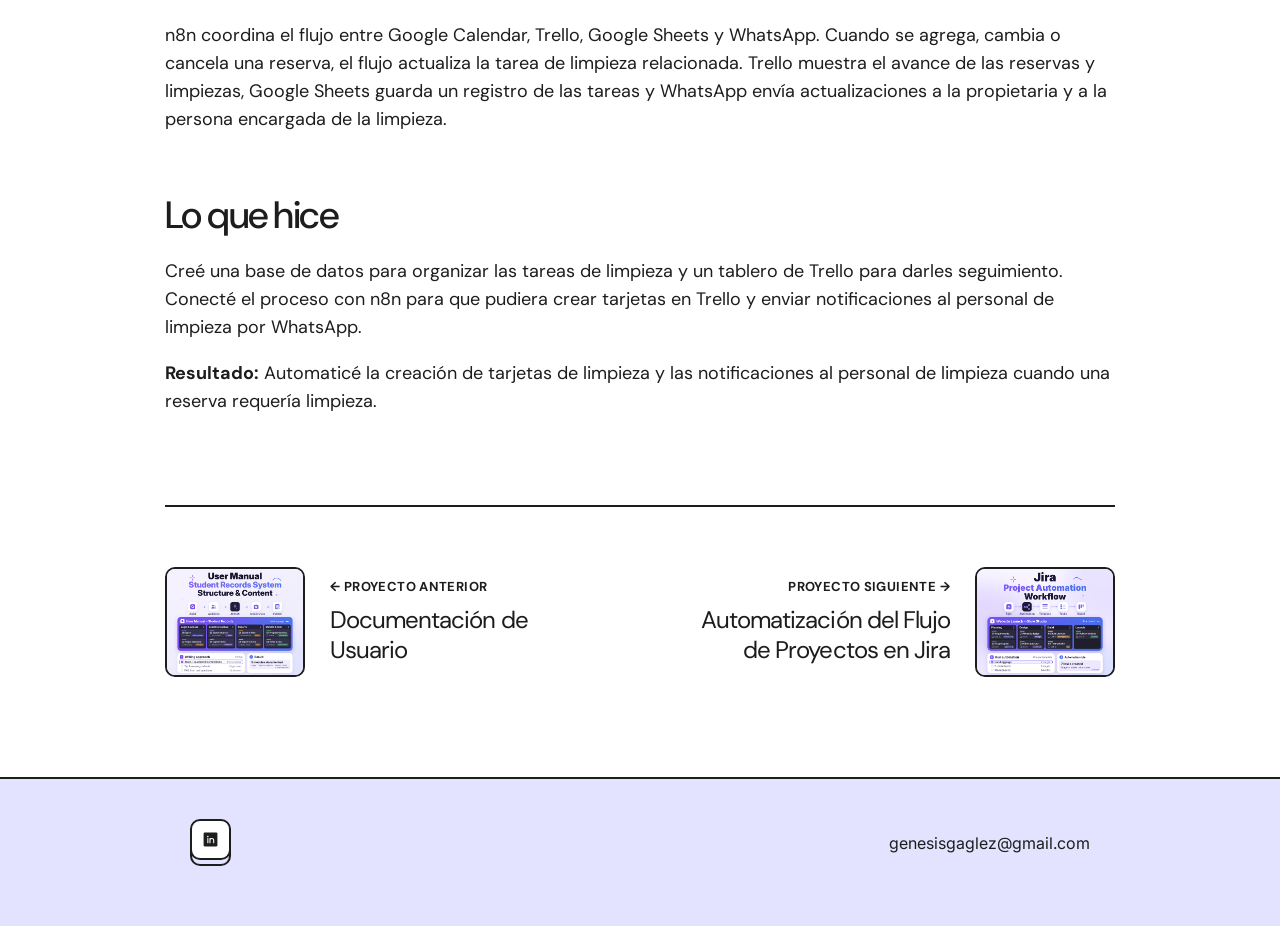
<file: proyectos/flujo-limpieza-propiedades-n8n.html>
<!doctype html>
<html lang="es">
<head>
<meta charset="utf-8">
<meta name="viewport" content="width=device-width, initial-scale=1">
<!-- Google Analytics -->
<script async src="https://www.googletagmanager.com/gtag/js?id=G-CQFLE81H53"></script>
<script>
  window.dataLayer = window.dataLayer || [];
  function gtag(){dataLayer.push(arguments);}
  gtag('js', new Date());
  gtag('config', 'G-CQFLE81H53');
</script>
<title>Flujo de Limpieza de Propiedades con n8n | Génesis García</title>
<meta name="description" content="Un flujo de coordinación de limpieza que conecta las actualizaciones de reservas con el seguimiento de tareas y notificaciones por WhatsApp.">
<meta property="og:title" content="Flujo de Limpieza de Propiedades con n8n | Génesis García">
<meta property="og:description" content="Un flujo de coordinación de limpieza que conecta las actualizaciones de reservas con el seguimiento de tareas y notificaciones por WhatsApp.">
<meta property="og:image" content="../assets/img/og-image.png">
<link rel="icon" type="image/png" href="../assets/img/favicon.png">
<link rel="apple-touch-icon" href="../assets/img/apple-touch-icon.png">
<link rel="preconnect" href="https://fonts.googleapis.com">
<link rel="preconnect" href="https://fonts.gstatic.com" crossorigin>
<link href="https://fonts.googleapis.com/css2?family=DM+Sans:opsz,wght@9..40,400;9..40,500;9..40,600;9..40,700;9..40,900&family=Fragment+Mono&family=Google+Sans:wght@400;700&family=Inter:wght@400&display=swap" rel="stylesheet">
<link rel="stylesheet" href="../assets/css/styles.css">
</head>
<body class="page">
<header class="header">
  <div class="container header__inner">
    <a class="logo" href="../index.html#home">Génesis</a>
    <nav class="nav" aria-label="Principal"><a href="../index.html#home">Inicio</a><a href="../index.html#services">Servicios</a><a href="../index.html#about">Sobre mí</a><a href="../index.html#portfolio">Portafolio</a><a href="../index.html#process">Proceso</a><a href="../index.html#contact">Contacto</a></nav>
    <a class="btn btn--icon header__social" href="https://www.linkedin.com/in/g%C3%A9nesis-garc%C3%ADa-5b43bb327" target="_blank" rel="noopener" aria-label="LinkedIn"><span class="btn__front"><svg viewBox="0 0 256 256" aria-hidden="true"><path fill="rgb(29,29,29)" d="M216,24H40A16,16,0,0,0,24,40V216a16,16,0,0,0,16,16H216a16,16,0,0,0,16-16V40A16,16,0,0,0,216,24ZM96,176a8,8,0,0,1-16,0V112a8,8,0,0,1,16,0ZM88,96a12,12,0,1,1,12-12A12,12,0,0,1,88,96Zm96,80a8,8,0,0,1-16,0V140a20,20,0,0,0-40,0v36a8,8,0,0,1-16,0V112a8,8,0,0,1,15.79-1.78A36,36,0,0,1,184,140Z"/></svg></span><span class="btn__back"></span></a>
    <button class="btn menu-toggle" aria-label="Abrir menú" aria-expanded="false"><span class="btn__front"><span class="burger"><span></span><span></span></span></span><span class="btn__back"></span></button>
  </div>
  <div class="mobile-menu">
    <a href="../index.html#home">Inicio</a><a href="../index.html#services">Servicios</a><a href="../index.html#about">Sobre mí</a><a href="../index.html#portfolio">Portafolio</a><a href="../index.html#process">Proceso</a><a href="../index.html#contact">Contacto</a>
    <a class="btn btn--icon" href="https://www.linkedin.com/in/g%C3%A9nesis-garc%C3%ADa-5b43bb327" target="_blank" rel="noopener" aria-label="LinkedIn"><span class="btn__front"><svg viewBox="0 0 256 256" aria-hidden="true"><path fill="rgb(29,29,29)" d="M216,24H40A16,16,0,0,0,24,40V216a16,16,0,0,0,16,16H216a16,16,0,0,0,16-16V40A16,16,0,0,0,216,24ZM96,176a8,8,0,0,1-16,0V112a8,8,0,0,1,16,0ZM88,96a12,12,0,1,1,12-12A12,12,0,0,1,88,96Zm96,80a8,8,0,0,1-16,0V140a20,20,0,0,0-40,0v36a8,8,0,0,1-16,0V112a8,8,0,0,1,15.79-1.78A36,36,0,0,1,184,140Z"/></svg></span><span class="btn__back"></span></a>
  </div>
</header>
<div class="menu-overlay"></div>
<main>
<section class="page-hero case-hero">
  <div class="container">
    <div class="reveal">
      <h1 class="case-hero__title">Flujo de Limpieza de Propiedades con n8n</h1>
      <p class="lead">Un flujo de coordinación de limpieza que conecta las actualizaciones de reservas con el seguimiento de tareas y notificaciones por WhatsApp.</p>
    </div>
    <div class="case-hero__about reveal" data-delay="1">
      <h2>Sobre el<br>proyecto</h2>
      <p>La clienta ya tenía sus reservas de Airbnb en Google Calendar y necesitaba una forma de organizar la limpieza después de cada reserva. Creé un flujo en n8n para conectar las actualizaciones de reservas con las tareas de limpieza, el seguimiento de estados y las notificaciones.</p>
      <h3>Servicios</h3>
      <p>Automatización de flujos con n8n</p>
    </div>
  </div>
</section>
<section class="case">
  <div class="case__inner">
    <div class="case__media reveal"><img src="../assets/img/caso-n8n.gif" alt="Flujo de Limpieza de Propiedades con n8n"></div>
    <div class="case__body body reveal">
      <h2>Detalles del proyecto</h2>
      <p>n8n coordina el flujo entre Google Calendar, Trello, Google Sheets y WhatsApp. Cuando se agrega, cambia o cancela una reserva, el flujo actualiza la tarea de limpieza relacionada. Trello muestra el avance de las reservas y limpiezas, Google Sheets guarda un registro de las tareas y WhatsApp envía actualizaciones a la propietaria y a la persona encargada de la limpieza.</p>
      <h2>Lo que hice</h2>
      <p>Creé una base de datos para organizar las tareas de limpieza y un tablero de Trello para darles seguimiento. Conecté el proceso con n8n para que pudiera crear tarjetas en Trello y enviar notificaciones al personal de limpieza por WhatsApp.</p>
      <p><strong>Resultado:</strong> Automaticé la creación de tarjetas de limpieza y las notificaciones al personal de limpieza cuando una reserva requería limpieza.</p>
    </div>
    <nav class="case__nav" aria-label="Más proyectos"><a class="case__link case__link--prev" href="documentacion-de-usuario.html"><div class="case__thumb"><img src="../assets/img/proyecto-documentacion.png" alt=""></div><div><p class="case__label">← Proyecto anterior</p><p class="case__name">Documentación de Usuario</p></div></a><a class="case__link case__link--next" href="automatizacion-flujo-proyectos-jira.html"><div class="case__thumb"><img src="../assets/img/proyecto-jira.png" alt=""></div><div><p class="case__label">Proyecto siguiente →</p><p class="case__name">Automatización del Flujo de Proyectos en Jira</p></div></a></nav>
  </div>
</section>
</main>
<footer class="footer">
  <div class="footer__inner">
    <a class="btn btn--icon" href="https://www.linkedin.com/in/g%C3%A9nesis-garc%C3%ADa-5b43bb327" target="_blank" rel="noopener" aria-label="LinkedIn"><span class="btn__front"><svg viewBox="0 0 256 256" aria-hidden="true"><path fill="rgb(29,29,29)" d="M216,24H40A16,16,0,0,0,24,40V216a16,16,0,0,0,16,16H216a16,16,0,0,0,16-16V40A16,16,0,0,0,216,24ZM96,176a8,8,0,0,1-16,0V112a8,8,0,0,1,16,0ZM88,96a12,12,0,1,1,12-12A12,12,0,0,1,88,96Zm96,80a8,8,0,0,1-16,0V140a20,20,0,0,0-40,0v36a8,8,0,0,1-16,0V112a8,8,0,0,1,15.79-1.78A36,36,0,0,1,184,140Z"/></svg></span><span class="btn__back"></span></a>
    <a class="footer__mail" href="../index.html#contact" data-u="zelgagsiseneg" data-d="moc.liamg">Escríbeme</a>
  </div>
</footer>
<script src="../assets/js/main.js"></script>
</body>
</html>
</file>
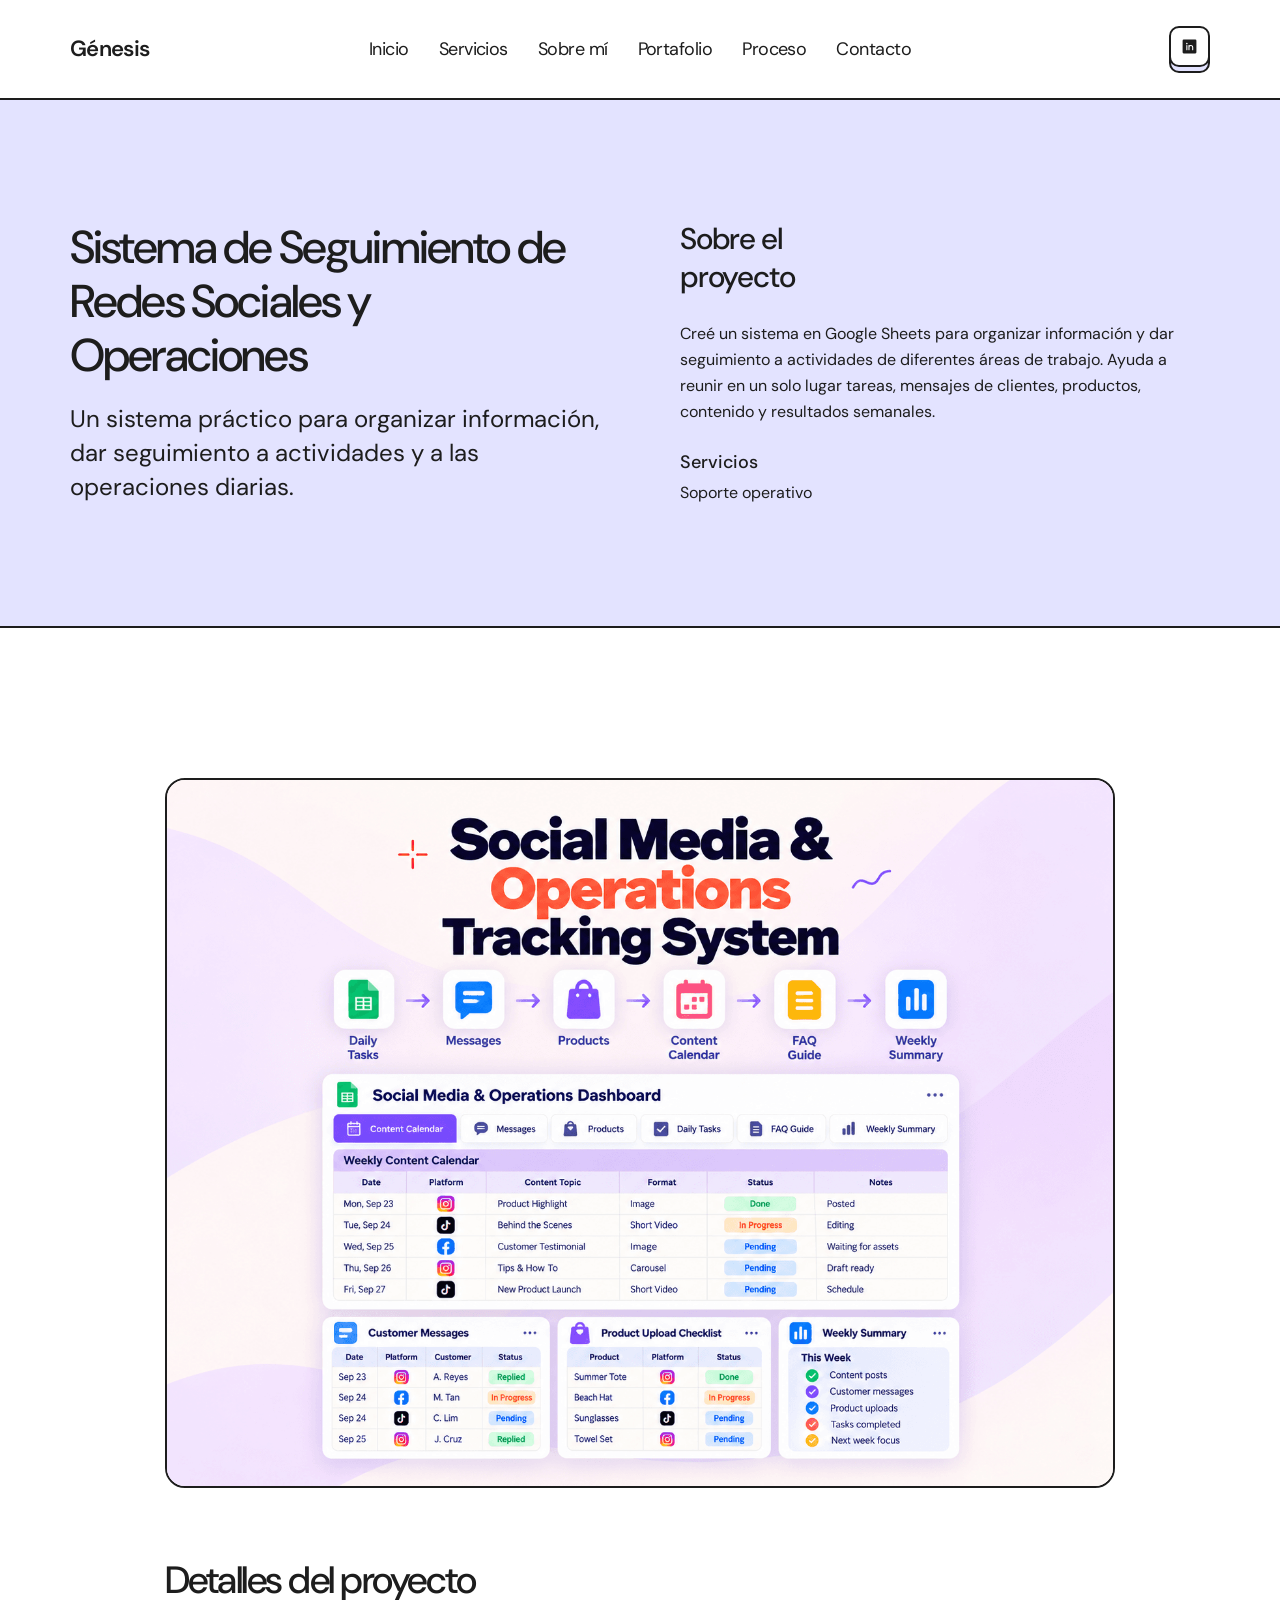
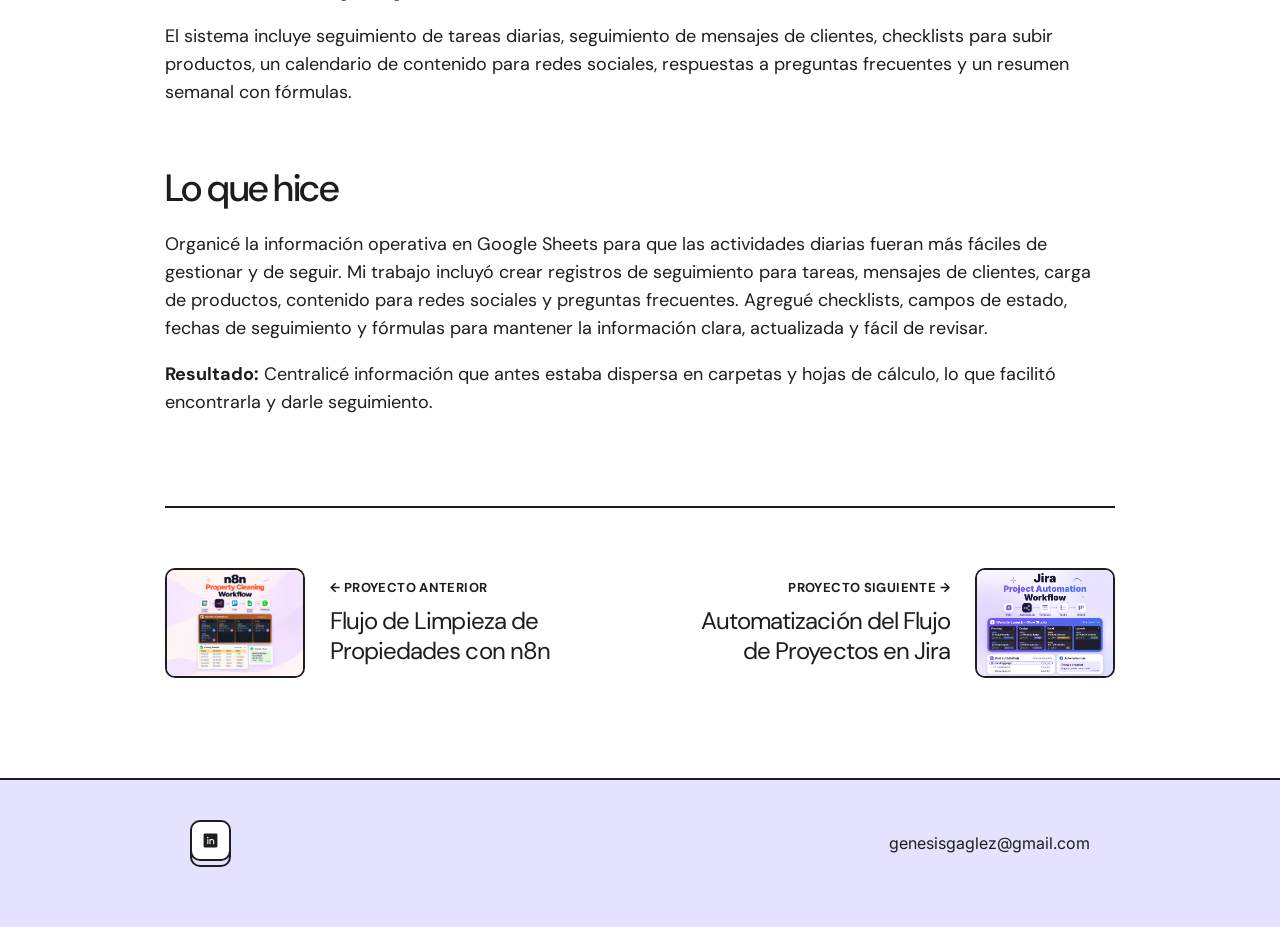
<file: proyectos/sistema-seguimiento-redes-sociales-operaciones.html>
<!doctype html>
<html lang="es">
<head>
<meta charset="utf-8">
<meta name="viewport" content="width=device-width, initial-scale=1">
<!-- Google Analytics -->
<script async src="https://www.googletagmanager.com/gtag/js?id=G-CQFLE81H53"></script>
<script>
  window.dataLayer = window.dataLayer || [];
  function gtag(){dataLayer.push(arguments);}
  gtag('js', new Date());
  gtag('config', 'G-CQFLE81H53');
</script>
<title>Sistema de Seguimiento de Redes Sociales y Operaciones | Génesis García</title>
<meta name="description" content="Un sistema práctico para organizar información, dar seguimiento a actividades y a las operaciones diarias.">
<meta property="og:title" content="Sistema de Seguimiento de Redes Sociales y Operaciones | Génesis García">
<meta property="og:description" content="Un sistema práctico para organizar información, dar seguimiento a actividades y a las operaciones diarias.">
<meta property="og:image" content="../assets/img/og-image.png">
<link rel="icon" type="image/png" href="../assets/img/favicon.png">
<link rel="apple-touch-icon" href="../assets/img/apple-touch-icon.png">
<link rel="preconnect" href="https://fonts.googleapis.com">
<link rel="preconnect" href="https://fonts.gstatic.com" crossorigin>
<link href="https://fonts.googleapis.com/css2?family=DM+Sans:opsz,wght@9..40,400;9..40,500;9..40,600;9..40,700;9..40,900&family=Fragment+Mono&family=Google+Sans:wght@400;700&family=Inter:wght@400&display=swap" rel="stylesheet">
<link rel="stylesheet" href="../assets/css/styles.css">
</head>
<body class="page">
<header class="header">
  <div class="container header__inner">
    <a class="logo" href="../index.html#home">Génesis</a>
    <nav class="nav" aria-label="Principal"><a href="../index.html#home">Inicio</a><a href="../index.html#services">Servicios</a><a href="../index.html#about">Sobre mí</a><a href="../index.html#portfolio">Portafolio</a><a href="../index.html#process">Proceso</a><a href="../index.html#contact">Contacto</a></nav>
    <a class="btn btn--icon header__social" href="https://www.linkedin.com/in/g%C3%A9nesis-garc%C3%ADa-5b43bb327" target="_blank" rel="noopener" aria-label="LinkedIn"><span class="btn__front"><svg viewBox="0 0 256 256" aria-hidden="true"><path fill="rgb(29,29,29)" d="M216,24H40A16,16,0,0,0,24,40V216a16,16,0,0,0,16,16H216a16,16,0,0,0,16-16V40A16,16,0,0,0,216,24ZM96,176a8,8,0,0,1-16,0V112a8,8,0,0,1,16,0ZM88,96a12,12,0,1,1,12-12A12,12,0,0,1,88,96Zm96,80a8,8,0,0,1-16,0V140a20,20,0,0,0-40,0v36a8,8,0,0,1-16,0V112a8,8,0,0,1,15.79-1.78A36,36,0,0,1,184,140Z"/></svg></span><span class="btn__back"></span></a>
    <button class="btn menu-toggle" aria-label="Abrir menú" aria-expanded="false"><span class="btn__front"><span class="burger"><span></span><span></span></span></span><span class="btn__back"></span></button>
  </div>
  <div class="mobile-menu">
    <a href="../index.html#home">Inicio</a><a href="../index.html#services">Servicios</a><a href="../index.html#about">Sobre mí</a><a href="../index.html#portfolio">Portafolio</a><a href="../index.html#process">Proceso</a><a href="../index.html#contact">Contacto</a>
    <a class="btn btn--icon" href="https://www.linkedin.com/in/g%C3%A9nesis-garc%C3%ADa-5b43bb327" target="_blank" rel="noopener" aria-label="LinkedIn"><span class="btn__front"><svg viewBox="0 0 256 256" aria-hidden="true"><path fill="rgb(29,29,29)" d="M216,24H40A16,16,0,0,0,24,40V216a16,16,0,0,0,16,16H216a16,16,0,0,0,16-16V40A16,16,0,0,0,216,24ZM96,176a8,8,0,0,1-16,0V112a8,8,0,0,1,16,0ZM88,96a12,12,0,1,1,12-12A12,12,0,0,1,88,96Zm96,80a8,8,0,0,1-16,0V140a20,20,0,0,0-40,0v36a8,8,0,0,1-16,0V112a8,8,0,0,1,15.79-1.78A36,36,0,0,1,184,140Z"/></svg></span><span class="btn__back"></span></a>
  </div>
</header>
<div class="menu-overlay"></div>
<main>
<section class="page-hero case-hero">
  <div class="container">
    <div class="reveal">
      <h1 class="case-hero__title">Sistema de Seguimiento de Redes Sociales y Operaciones</h1>
      <p class="lead">Un sistema práctico para organizar información, dar seguimiento a actividades y a las operaciones diarias.</p>
    </div>
    <div class="case-hero__about reveal" data-delay="1">
      <h2>Sobre el<br>proyecto</h2>
      <p>Creé un sistema en Google Sheets para organizar información y dar seguimiento a actividades de diferentes áreas de trabajo. Ayuda a reunir en un solo lugar tareas, mensajes de clientes, productos, contenido y resultados semanales.</p>
      <h3>Servicios</h3>
      <p>Soporte operativo</p>
    </div>
  </div>
</section>
<section class="case">
  <div class="case__inner">
    <div class="case__media reveal"><img src="../assets/img/proyecto-redes-sociales.png" alt="Sistema de Seguimiento de Redes Sociales y Operaciones"></div>
    <div class="case__body body reveal">
      <h2>Detalles del proyecto</h2>
      <p>El sistema incluye seguimiento de tareas diarias, seguimiento de mensajes de clientes, checklists para subir productos, un calendario de contenido para redes sociales, respuestas a preguntas frecuentes y un resumen semanal con fórmulas.</p>
      <h2>Lo que hice</h2>
      <p>Organicé la información operativa en Google Sheets para que las actividades diarias fueran más fáciles de gestionar y de seguir. Mi trabajo incluyó crear registros de seguimiento para tareas, mensajes de clientes, carga de productos, contenido para redes sociales y preguntas frecuentes. Agregué checklists, campos de estado, fechas de seguimiento y fórmulas para mantener la información clara, actualizada y fácil de revisar.</p>
      <p><strong>Resultado:</strong> Centralicé información que antes estaba dispersa en carpetas y hojas de cálculo, lo que facilitó encontrarla y darle seguimiento.</p>
    </div>
    <nav class="case__nav" aria-label="Más proyectos"><a class="case__link case__link--prev" href="flujo-limpieza-propiedades-n8n.html"><div class="case__thumb"><img src="../assets/img/proyecto-n8n.png" alt=""></div><div><p class="case__label">← Proyecto anterior</p><p class="case__name">Flujo de Limpieza de Propiedades con n8n</p></div></a><a class="case__link case__link--next" href="automatizacion-flujo-proyectos-jira.html"><div class="case__thumb"><img src="../assets/img/proyecto-jira.png" alt=""></div><div><p class="case__label">Proyecto siguiente →</p><p class="case__name">Automatización del Flujo de Proyectos en Jira</p></div></a></nav>
  </div>
</section>
</main>
<footer class="footer">
  <div class="footer__inner">
    <a class="btn btn--icon" href="https://www.linkedin.com/in/g%C3%A9nesis-garc%C3%ADa-5b43bb327" target="_blank" rel="noopener" aria-label="LinkedIn"><span class="btn__front"><svg viewBox="0 0 256 256" aria-hidden="true"><path fill="rgb(29,29,29)" d="M216,24H40A16,16,0,0,0,24,40V216a16,16,0,0,0,16,16H216a16,16,0,0,0,16-16V40A16,16,0,0,0,216,24ZM96,176a8,8,0,0,1-16,0V112a8,8,0,0,1,16,0ZM88,96a12,12,0,1,1,12-12A12,12,0,0,1,88,96Zm96,80a8,8,0,0,1-16,0V140a20,20,0,0,0-40,0v36a8,8,0,0,1-16,0V112a8,8,0,0,1,15.79-1.78A36,36,0,0,1,184,140Z"/></svg></span><span class="btn__back"></span></a>
    <a class="footer__mail" href="../index.html#contact" data-u="zelgagsiseneg" data-d="moc.liamg">Escríbeme</a>
  </div>
</footer>
<script src="../assets/js/main.js"></script>
</body>
</html>
</file>
<file: assets/css/styles.css>
/* ==========================================================
   Portafolio Génesis — estilos
   Paleta y tipografía tomadas del sitio original
   ========================================================== */
:root {
  --dark: rgb(29, 29, 29);
  --white: rgb(255, 255, 255);
  --pink-hero: rgb(235, 197, 206);
  --purple: rgb(227, 227, 255);
  --primary: rgb(117, 117, 200);
  --blue: rgb(227, 242, 255);
  --green: rgb(243, 255, 227);
  --pink: rgb(253, 228, 249);
  --peach: rgb(255, 238, 235);
  --yellow: rgb(255, 245, 201);
  --yellow-2: rgb(254, 250, 200);
  --gray: rgb(153, 153, 153);

  --font-head: "DM Sans", sans-serif;
  --font-alt: "Google Sans", "DM Sans", sans-serif;

  --container: 1140px;
  --header-h: 100px;
  --border: 2px solid var(--dark);
  --radius: 20px;
  --ease: cubic-bezier(.22, 1, .36, 1);
}

*, *::before, *::after { box-sizing: border-box; }
html { scroll-behavior: smooth; scroll-padding-top: 80px; -webkit-text-size-adjust: 100%; }
body {
  margin: 0;
  background: var(--white);
  color: var(--dark);
  font-family: var(--font-head);
  font-size: 18px;
  line-height: 28px;
  -webkit-font-smoothing: antialiased;
  overflow-x: hidden;
}
img, svg { display: block; max-width: 100%; }
a { color: inherit; text-decoration: none; }
h1, h2, h3, h4, p, ul { margin: 0; }
button { font: inherit; color: inherit; }

.container { width: 100%; max-width: var(--container); margin: 0 auto; position: relative; }
.section { position: relative; padding: 150px 30px; }

/* ---------- Tipografía ---------- */
.h1, .h2, .h3 { word-spacing: .06em; }
.h1 { font-size: 62px; line-height: 66px; font-weight: 500; letter-spacing: -0.05em; }
.h2 { font-size: 42px; line-height: 48px; font-weight: 500; letter-spacing: -0.04em; }
.h3 { font-size: 38px; line-height: 44px; font-weight: 500; letter-spacing: -0.04em; }
.h-card { font-size: 22px; line-height: 28px; font-weight: 400; letter-spacing: -0.04em; }
.lead { font-family: var(--font-alt); font-size: 24px; line-height: 34px; }
.body { font-size: 18px; line-height: 28px; }

/* ---------- Badge (pastilla) ---------- */
.badge {
  display: inline-flex; align-items: center; gap: 4px;
  padding: 6px 13px;
  background: var(--blue);
  border: var(--border);
  border-radius: 20px;
  font-size: 13px; line-height: 16px; font-weight: 700; letter-spacing: 0.03em;
  text-transform: uppercase;
  white-space: nowrap;
}
.badge img { width: 11px; height: 12px; }

/* ---------- Botón 3D ---------- */
.btn {
  position: relative; display: inline-block;
  padding-bottom: 6px;
  cursor: pointer; border: 0; background: none;
}
.btn__front, .btn__back {
  border: var(--border); border-radius: 10px;
}
.btn__front {
  position: relative; z-index: 2;
  display: block;
  padding: 16px 23px;
  background: var(--white);
  font-size: 18px; line-height: 18px; font-weight: 500; letter-spacing: -0.03em;
  white-space: nowrap;
  transition: transform .25s var(--ease);
}
.btn__back {
  position: absolute; left: 0; right: 0; top: 6px; bottom: 0;
  background: var(--purple);
}
.btn:hover .btn__front { transform: translateY(6px); }
.btn--icon .btn__front { padding: 10px; line-height: 0; }
.btn--icon .btn__front svg { width: 17px; height: 17px; }

/* ---------- Animaciones de aparición ---------- */
.reveal { opacity: 0; transform: translateY(40px); transition: opacity .9s var(--ease), transform .9s var(--ease); }
.reveal.is-in { opacity: 1; transform: none; }
.reveal[data-delay="1"] { transition-delay: .1s; }
.reveal[data-delay="2"] { transition-delay: .2s; }
.reveal[data-delay="3"] { transition-delay: .3s; }
.reveal[data-delay="4"] { transition-delay: .4s; }
.reveal--scale { transform: scale(.85); }
.reveal--left { transform: translateX(-50px); }
.reveal--right { transform: translateX(50px); }

@keyframes spin { to { transform: rotate(360deg); } }
@keyframes float { 0%, 100% { transform: translateY(0) rotate(0); } 50% { transform: translateY(-10px) rotate(6deg); } }
@keyframes twinkle { 0%, 100% { transform: scale(1); } 50% { transform: scale(.82); } }
@keyframes draw { from { stroke-dashoffset: 1; } to { stroke-dashoffset: 0; } }

.deco { position: absolute; pointer-events: none; z-index: 1; }
.deco--float { animation: float 5s ease-in-out infinite; }
.deco--twinkle { animation: twinkle 2.6s ease-in-out infinite; }

/* ==========================================================
   Header
   ========================================================== */
.header {
  position: fixed; inset: 0 0 auto 0; z-index: 50;
  height: var(--header-h);
  background: var(--white);
  border-bottom: var(--border);
  padding: 0 30px;
  transition: height .35s var(--ease);
}
.header.is-scrolled { height: 80px; }
.header__inner { height: 100%; display: flex; align-items: center; justify-content: space-between; }
.logo { font-size: 22px; line-height: 1; font-weight: 600; letter-spacing: -0.03em; }
.nav { position: absolute; left: 50%; transform: translateX(-50%); display: flex; gap: 30px; }
.nav a { font-size: 18px; line-height: 18px; letter-spacing: -0.03em; position: relative; white-space: nowrap; }
.nav a::after {
  content: ""; position: absolute; left: 0; right: 0; bottom: -6px; height: 2px;
  background: var(--dark); transform: scaleX(0); transform-origin: left; transition: transform .3s var(--ease);
}
.nav a:hover::after { transform: scaleX(1); }

.menu-toggle { display: none; }
.menu-toggle .btn__front { width: 50px; height: 44px; padding: 0; display: grid; place-items: center; }
.burger { width: 22px; height: 12px; position: relative; }
.burger span { position: absolute; left: 0; right: 0; height: 2px; background: var(--dark); border-radius: 2px; transition: transform .3s var(--ease), top .3s var(--ease); }
.burger span:nth-child(1) { top: 0; }
.burger span:nth-child(2) { top: 10px; }
.header.is-open .burger span:nth-child(1) { top: 5px; transform: rotate(45deg); }
.header.is-open .burger span:nth-child(2) { top: 5px; transform: rotate(-45deg); }

.mobile-menu {
  position: absolute; left: 30px; right: 30px; top: 100%;
  background: var(--white); border: var(--border); border-top: 0;
  border-radius: 0 0 var(--radius) var(--radius);
  padding: 30px;
  display: flex; flex-direction: column; gap: 14px;
  opacity: 0; transform: translateY(-10px); pointer-events: none;
  transition: opacity .3s var(--ease), transform .3s var(--ease);
}
.mobile-menu a:not(.btn) { font-size: 24px; line-height: 34px; font-weight: 500; letter-spacing: -0.03em; }
.mobile-menu .btn { align-self: flex-start; margin-top: 10px; }
.header.is-open .mobile-menu { opacity: 1; transform: none; pointer-events: auto; }
.menu-overlay { position: fixed; inset: 0; background: rgba(0,0,0,.45); z-index: 40; opacity: 0; pointer-events: none; transition: opacity .3s; }
.menu-overlay.is-open { opacity: 1; pointer-events: auto; }

main { padding-top: var(--header-h); }

/* ==========================================================
   Hero
   ========================================================== */
.hero { background: var(--pink-hero); border-bottom: var(--border); padding: 0 30px; overflow: hidden; }
.hero .container { min-height: 790px; display: flex; align-items: center; justify-content: space-between; gap: 40px; padding: 40px 0 80px; }
.hero__content { max-width: 595px; position: relative; z-index: 2; }
.hero__content .badge { margin-bottom: 25px; }
.hero__title { position: relative; max-width: 560px; }
.hero__title .underline {
  position: absolute; left: -31px; bottom: -28px; width: 357px; height: 33px;
  transform: rotate(-.3deg); z-index: -1;
}
.hero__title .underline path { stroke-dasharray: 1 1; stroke-dashoffset: 1; }
.hero__title.is-in .underline path { animation: draw 1.4s .6s var(--ease) forwards; }
.hero__sub { margin-top: 25px; }
.hero__cta { margin-top: 40px; }

.hero__media { position: relative; width: 465px; height: 550px; flex-shrink: 0; margin-right: 0; }
.hero__img {
  width: 457px; height: 541px; margin: 9px 0 0 8px;
  border: var(--border); border-radius: 300px 300px 10px 10px;
  overflow: hidden; background: #b9c4dd;
}
.hero__img img { width: 100%; height: 100%; object-fit: cover; }
.hero .deco-sparkle { left: 1008px; top: 104px; width: 56px; height: 51px; }
.hero .deco-waves { left: 1082px; top: 369px; width: 130px; height: 53px; }

/* Insignia giratoria */
.spin-badge {
  position: absolute; width: 104px; height: 104px; z-index: 3;
  border-radius: 50%; background: var(--blue); border: var(--border);
  display: grid; place-items: center;
}
.spin-badge svg.ring { position: absolute; inset: 8px; width: calc(100% - 16px); height: calc(100% - 16px); animation: spin 14s linear infinite; overflow: visible; }
.spin-badge .arrow { width: 16px; height: 16px; }
.hero .spin-badge { left: 0; top: 13px; }

/* ==========================================================
   Servicios
   ========================================================== */
.services { background: var(--white); }
.section-head { text-align: center; max-width: 711px; margin: 0 auto 50px; display: flex; flex-direction: column; align-items: center; gap: 20px; }
.services__grid { display: grid; grid-template-columns: 1fr 1fr; gap: 30px; }
.card {
  border: var(--border); border-radius: var(--radius); padding: 30px;
  transition: transform .35s var(--ease), box-shadow .35s var(--ease);
}
.card:hover { transform: translateY(-6px); box-shadow: 0 6px 0 var(--dark); }
.service { display: flex; gap: 20px; align-items: flex-start; }
.icon-circle {
  width: 74px; height: 74px; flex-shrink: 0;
  border: var(--border); border-radius: 50%; background: var(--white);
  display: grid; place-items: center;
}
.icon-circle img { width: auto; height: 34px; }
.service .h-card { margin-bottom: 10px; }
.services__cta { display: flex; justify-content: center; margin-top: 30px; }
.services .deco-bolt { left: 70px; top: 7px; width: 28px; height: 54px; }
.services .deco-stars { left: 1050px; top: -33px; width: 60px; height: 60px; }
.services .deco-stars img { position: absolute; }

/* ==========================================================
   Sobre mí
   ========================================================== */
.about { background: var(--purple); border-top: var(--border); }
.about__main { display: flex; align-items: center; justify-content: space-between; gap: 70px; }
.about__media { position: relative; width: 540px; height: 560px; flex-shrink: 0; }
.about__img {
  width: 540px; height: 540px; margin-top: 20px;
  border: var(--border); border-radius: 50%; overflow: hidden; background: #b3a8d6;
}
.about__img img { width: 100%; height: 100%; object-fit: cover; }
.about .spin-badge { left: 402px; top: 36px; }
.about .deco-waves2 { left: -53px; top: 279px; width: 132px; height: 95px; }
.about__content { max-width: 530px; display: flex; flex-direction: column; gap: 15px; align-items: flex-start; }
.about__content .h2 { margin-top: 5px; }
.about__content .lead + .lead { margin-top: 0; }

.journey { display: flex; justify-content: space-between; gap: 60px; margin-top: 70px; }
.journey__intro { max-width: 360px; display: flex; flex-direction: column; gap: 15px; align-items: flex-start; }
.journey__intro .btn { margin-top: 10px; }
.timeline { width: 700px; flex-shrink: 1; }
.tl-item { display: grid; grid-template-columns: 215px 38px 1fr; column-gap: 14px; }
.tl-date { white-space: nowrap; font-size: 14px; line-height: 18px; font-weight: 700; letter-spacing: .03em; text-transform: uppercase; text-align: right; padding-top: 6px; }
.tl-axis { position: relative; display: flex; justify-content: center; }
.tl-axis::before { content: ""; position: absolute; top: 0; bottom: 0; width: 2px; background: var(--dark); }
.tl-dot { position: relative; width: 20px; height: 20px; border: var(--border); border-radius: 50%; margin-top: 5px; }
.tl-body { padding-bottom: 40px; }
.tl-body p { margin-top: 10px; }
.tl-item:last-child .tl-body { padding-bottom: 25px; }

/* ==========================================================
   Portafolio
   ========================================================== */
.portfolio { background: var(--white); border-top: var(--border); }
.portfolio .section-head { max-width: 700px; }
.projects { display: grid; grid-template-columns: 1fr 1fr; gap: 40px; }
.project { display: flex; flex-direction: column; gap: 30px; }
.project__img { border: var(--border); border-radius: var(--radius); overflow: hidden; aspect-ratio: 550 / 410; background: #f3effd; }
.project__img img { width: 100%; height: 100%; object-fit: cover; transition: transform .6s var(--ease); }
.project:hover .project__img img { transform: scale(1.05); }
.project__title { font-size: 26px; line-height: 32px; font-weight: 400; letter-spacing: -0.04em; margin-bottom: 14px; }
.project__more { display: inline-flex; align-items: center; gap: 8px; margin-top: 18px; font-size: 18px; font-weight: 500; letter-spacing: -0.03em; }
.project__more svg { width: 16px; height: 16px; transition: transform .3s var(--ease); }
.project:hover .project__more svg { transform: rotate(-45deg); }
.portfolio__cta { display: flex; justify-content: center; margin-top: 50px; }
.portfolio .deco-loop { left: -40px; top: -3px; width: 89px; height: 81px; }
.portfolio .deco-star { left: 1109px; top: -44px; width: 35px; height: 37px; }

/* ==========================================================
   Estadísticas
   ========================================================== */
.stats { position: relative; background: var(--purple); padding: 20px 30px 0; }
.stats::before { content: ""; position: absolute; left: 0; right: 0; top: 0; height: 50%; background: var(--white); border-bottom: var(--border); }
.stats__card {
  position: relative; max-width: 896px; margin: 0 auto;
  background: var(--white); border: var(--border); border-radius: var(--radius);
  padding: 90px 80px;
  display: grid; grid-template-columns: repeat(4, 1fr); gap: 20px; text-align: center;
}
.stat__num { font-size: 52px; line-height: 56px; font-weight: 400; letter-spacing: -0.04em; margin-bottom: 12px; }
.stat p { font-size: 18px; line-height: 24px; }

/* ==========================================================
   Proceso
   ========================================================== */
.process { background: var(--purple); }
.process .section-head { max-width: 650px; }
.slider { position: relative; padding: 0 62px; }
.slider__viewport { overflow: hidden; margin: -10px; padding: 10px; }
.slider__track { display: flex; gap: 28px; transition: transform .6s var(--ease); }
.step { flex: 0 0 calc((100% - 56px) / 3); min-height: 281px; }
.step__top { display: flex; justify-content: space-between; align-items: flex-start; margin-bottom: 30px; }
.step__top .icon-circle { width: 74px; height: 74px; }
.step__num { font-size: 20px; line-height: 20px; font-weight: 500; }
.step .h-card { margin-bottom: 10px; }
.slider__btn {
  position: absolute; top: 50%; transform: translateY(-50%);
  width: 48px; height: 48px; padding: 0; border: 0; background: none; cursor: pointer;
  transition: opacity .3s, transform .3s var(--ease);
}
.slider__btn:hover { transform: translateY(-50%) scale(1.08); }
.slider__btn[disabled] { opacity: 0; pointer-events: none; }
.slider__btn--prev { left: 0; }
.slider__btn--next { right: 0; }
.process .deco-star { left: 1103px; top: -25px; width: 53px; height: 49px; }

.tools { margin-top: 60px; text-align: center; }
.tools p { font-size: 18px; line-height: 30px; font-weight: 500; margin-bottom: 18px; }
.marquee {
  overflow: hidden;
  -webkit-mask-image: linear-gradient(90deg, transparent, #000 12%, #000 88%, transparent);
          mask-image: linear-gradient(90deg, transparent, #000 12%, #000 88%, transparent);
}
.marquee__track { display: flex; width: max-content; animation: marquee 40s linear infinite; }
.marquee:hover .marquee__track { animation-play-state: paused; }
.marquee__group { display: flex; align-items: center; gap: 40px; padding-right: 40px; }
.marquee__group span { font-size: 26px; line-height: 30px; letter-spacing: -0.04em; white-space: nowrap; }
.marquee__group img { width: 12px; height: 12px; }
@keyframes marquee { to { transform: translateX(-50%); } }

/* ==========================================================
   Contacto
   ========================================================== */
.contact { background: var(--purple); border-top: var(--border); padding-bottom: 80px; }
.contact__card {
  max-width: 900px; margin: 0 auto; position: relative; z-index: 2;
  background: var(--white); border: var(--border); border-radius: var(--radius);
  padding: 90px;
}
.contact .section-head { max-width: 450px; margin-bottom: 40px; }
.form { max-width: 720px; margin: 0 auto; display: grid; grid-template-columns: 1fr 1fr; gap: 30px 50px; }
.field { display: flex; flex-direction: column; gap: 6px; }
.field--full { grid-column: 1 / -1; }
.field label { font-size: 14px; line-height: 18px; color: var(--gray); }
.field input, .field textarea {
  font: inherit; font-size: 18px; line-height: 28px; color: var(--dark);
  border: 0; border-bottom: var(--border); background: transparent;
  padding: 4px 0 8px; outline: none; border-radius: 0;
  transition: border-color .3s;
}
.field textarea { min-height: 130px; resize: vertical; }
.field input::placeholder, .field textarea::placeholder { color: var(--dark); }
.field input:focus, .field textarea:focus { border-bottom-color: var(--primary); }
.form__actions { grid-column: 1 / -1; display: flex; flex-direction: column; align-items: center; gap: 14px; margin-top: 10px; }
.form__note { font-size: 15px; line-height: 22px; min-height: 22px; text-align: center; }
.contact .deco-cross { left: 1133px; top: -167px; width: 43px; height: 80px; }
.contact .deco-mail { left: -13px; top: 378px; width: 57px; height: 55px; }
.contact .deco-mail img { position: absolute; }
.contact .deco-clouds { left: 1083px; top: 464px; width: 90px; height: 40px; }
.contact .deco-clouds img { position: absolute; }

/* ==========================================================
   Footer
   ========================================================== */
.footer { background: var(--purple); padding: 40px 30px 60px; }
.footer__inner { max-width: 900px; margin: 0 auto; display: flex; align-items: center; justify-content: space-between; gap: 20px; }
.footer__mail { font-family: Inter, var(--font-head); font-size: 16px; }
.footer__mail:hover { text-decoration: underline; }
.page .footer { border-top: var(--border); }

/* ==========================================================
   Página de trabajos y casos de estudio
   ========================================================== */
.page-hero { background: var(--purple); border-bottom: var(--border); padding: 120px 30px; }
.page-hero--center .container { text-align: center; max-width: 760px; display: flex; flex-direction: column; align-items: center; gap: 20px; }
.case-hero .container { display: grid; grid-template-columns: 1fr 1fr; gap: 80px; align-items: start; }
.case-hero__title { font-size: 46px; line-height: 54px; font-weight: 500; letter-spacing: -0.04em; margin-bottom: 20px; }
.case-hero__about h2 { font-size: 30px; line-height: 38px; font-weight: 500; letter-spacing: -0.04em; margin-bottom: 25px; }
.case-hero__about p { font-size: 16px; line-height: 26px; }
.case-hero__about h3 { font-size: 18px; line-height: 24px; font-weight: 500; margin: 25px 0 6px; }

.case { padding: 150px 30px 100px; }
.case__inner { max-width: 950px; margin: 0 auto; }
.case__media { border: var(--border); border-radius: var(--radius); overflow: hidden; margin-bottom: 70px; background: #f3effd; }
.case__media img { width: 100%; height: auto; }
.case__body h2 { font-size: 38px; line-height: 44px; font-weight: 500; letter-spacing: -0.04em; margin: 60px 0 20px; }
.case__body h2:first-child { margin-top: 0; }
.case__body p { margin-bottom: 18px; }
.case__body ul { padding-left: 22px; margin-bottom: 18px; }
.case__body code { font-family: "Fragment Mono", ui-monospace, monospace; font-size: 16px; background: #eeeeee; border-radius: 4px; padding: 2px 6px; }
.case__nav { border-top: var(--border); margin-top: 90px; padding-top: 60px; display: flex; justify-content: space-between; gap: 30px; }
.case__link { display: flex; align-items: center; gap: 25px; max-width: 420px; }
.case__link--next { margin-left: auto; flex-direction: row-reverse; text-align: right; }
.case__thumb { width: 140px; height: 110px; flex-shrink: 0; border: var(--border); border-radius: 10px; overflow: hidden; }
.case__thumb img { width: 100%; height: 100%; object-fit: cover; transition: transform .5s var(--ease); }
.case__link:hover .case__thumb img { transform: scale(1.08); }
.case__label { font-size: 13px; line-height: 16px; font-weight: 700; letter-spacing: .03em; text-transform: uppercase; margin-bottom: 10px; }
.case__name { font-size: 24px; line-height: 30px; letter-spacing: -0.04em; }

/* ==========================================================
   Tablet
   ========================================================== */
@media (max-width: 1199px) {
  .nav { gap: 20px; }
}
@media (max-width: 960px) {
  .nav { gap: 14px; }
  .nav a { font-size: 16px; }
}
@media (max-width: 1199px) {
  .hero .container { min-height: 0; padding: 80px 0; }
  .h1 { font-size: 52px; line-height: 58px; }
  .hero__media { width: 380px; height: 450px; }
  .hero__img { width: 372px; height: 441px; }
  .deco { display: none; }
  .about__main { gap: 40px; }
  .about__media { width: 420px; height: 440px; }
  .about__img { width: 420px; height: 420px; }
  .about .spin-badge { left: 300px; top: 20px; }
  .journey { flex-direction: column; }
  .journey__intro { max-width: 600px; }
  .timeline { width: 100%; }
  .step { flex-basis: calc((100% - 28px) / 2); }
}

/* ==========================================================
   Celular
   ========================================================== */
@media (max-width: 809px) {
  :root { --header-h: 80px; }
  .header { padding: 0 20px; }
  .header.is-scrolled { height: 80px; }
  .nav, .header__social { display: none; }
  .menu-toggle { display: inline-block; }
  .mobile-menu { left: 20px; right: 20px; }

  .section { padding: 100px 20px; }
  .h1 { font-size: 42px; line-height: 48px; }
  .h2 { font-size: 34px; line-height: 40px; }
  .h3 { font-size: 32px; line-height: 38px; }
  .lead { font-size: 20px; line-height: 30px; }

  .hero { padding: 0 20px; }
  .hero .container { flex-direction: column; text-align: center; padding: 60px 0 80px; gap: 60px; }
  .hero__content { display: flex; flex-direction: column; align-items: center; }
  .hero__title .underline { left: 50%; width: 260px; margin-left: -130px; bottom: -24px; height: 26px; }
  .hero__media { width: 100%; max-width: 340px; height: auto; aspect-ratio: 465 / 550; }
  .hero__img { width: 100%; height: 100%; margin: 0; }
  .hero .spin-badge { left: -10px; top: -20px; width: 90px; height: 90px; }

  .services__grid, .projects { grid-template-columns: 1fr; }
  .service { flex-direction: column; }

  .about__main { flex-direction: column; }
  .about__media { width: 100%; max-width: 340px; height: auto; aspect-ratio: 1; }
  .about__img { width: 100%; height: 100%; margin: 0; }
  .about .spin-badge { left: auto; right: -6px; top: -6px; width: 90px; height: 90px; }
  .journey { margin-top: 70px; }
  .tl-item { grid-template-columns: 30px 1fr; }
  .tl-date { grid-column: 2; grid-row: 1; text-align: left; padding: 0 0 8px; }
  .tl-axis { grid-column: 1; grid-row: 1 / span 2; }
  .tl-body { grid-column: 2; }

  .stats { padding: 20px 20px 0; }
  .stats__card { grid-template-columns: 1fr 1fr; padding: 50px 24px; row-gap: 40px; }
  .stat__num { font-size: 44px; line-height: 48px; }

  .slider { padding: 0 0 70px; }
  .step { flex-basis: 100%; }
  .slider__btn { top: auto; bottom: 0; transform: none; }
  .slider__btn:hover { transform: scale(1.08); }
  .slider__btn--prev { left: calc(50% - 58px); }
  .slider__btn--next { right: calc(50% - 58px); }
  .slider__btn[disabled] { opacity: .35; }

  .contact { padding-bottom: 60px; }
  .contact__card { padding: 50px 24px; }
  .form { grid-template-columns: 1fr; }
  .footer { padding: 30px 20px 50px; }

  .page-hero { padding: 80px 20px; }
  .case-hero .container { grid-template-columns: 1fr; gap: 40px; }
  .case-hero__title { font-size: 38px; line-height: 44px; }
  .case { padding: 80px 20px 70px; }
  .case__media { margin-bottom: 50px; }
  .case__body h2 { font-size: 32px; line-height: 38px; }
  .case__nav { flex-direction: column; }
  .case__link--next { margin-left: 0; flex-direction: row; text-align: left; }
  .case__thumb { width: 110px; height: 86px; }
}

@media (prefers-reduced-motion: reduce) {
  *, *::before, *::after { animation: none !important; transition: none !important; }
  .reveal { opacity: 1; transform: none; }
  .hero__title .underline path { stroke-dashoffset: 0; }
}

/* ==========================================================
   Página "Sobre mí"
   ========================================================== */
.profile { background: var(--purple); padding-top: 120px; }
.profile .container { display: flex; flex-direction: column; align-items: center; }
.profile__media { position: relative; width: 540px; height: 540px; }
.profile__media .about__img { margin-top: 0; }
.profile__media .spin-badge { left: 402px; top: 36px; }
.profile__content { max-width: 700px; margin-top: 70px; text-align: center; display: flex; flex-direction: column; align-items: center; gap: 15px; }
.profile__title { font-size: 48px; line-height: 54px; font-weight: 500; letter-spacing: -0.04em; word-spacing: .06em; margin-top: 5px; }
.skills { width: 100%; display: grid; grid-template-columns: 1fr 1fr; gap: 24px 50px; margin-top: 25px; text-align: left; }
.skill__head { display: flex; justify-content: space-between; font-size: 18px; line-height: 24px; margin-bottom: 8px; }
.skill__track { height: 14px; border: var(--border); border-radius: 5px; overflow: hidden; background: var(--white); }
.skill__fill { display: block; height: 100%; width: 0; border-right: var(--border); transition: width 1.4s .3s var(--ease); }
.skills.is-in .skill__fill { width: var(--w); }
.process--white { background: var(--white); }
.process--white .deco-star { left: 1078px; top: -45px; }

@media (max-width: 1199px) {
  .profile__media { width: 440px; height: 440px; }
  .profile__media .about__img { width: 440px; height: 440px; }
  .profile__media .spin-badge { left: 320px; top: 20px; }
}
@media (max-width: 809px) {
  .profile { padding-top: 70px; }
  .profile__media { width: 100%; max-width: 340px; height: auto; aspect-ratio: 1; }
  .profile__media .about__img { width: 100%; height: 100%; }
  .profile__media .spin-badge { left: auto; right: -6px; top: -6px; width: 90px; height: 90px; }
  .profile__content { margin-top: 50px; }
  .profile__title { font-size: 38px; line-height: 44px; }
  .skills { grid-template-columns: 1fr; }
}
@media (prefers-reduced-motion: reduce) {
  .skill__fill { width: var(--w); }
}
</file>
